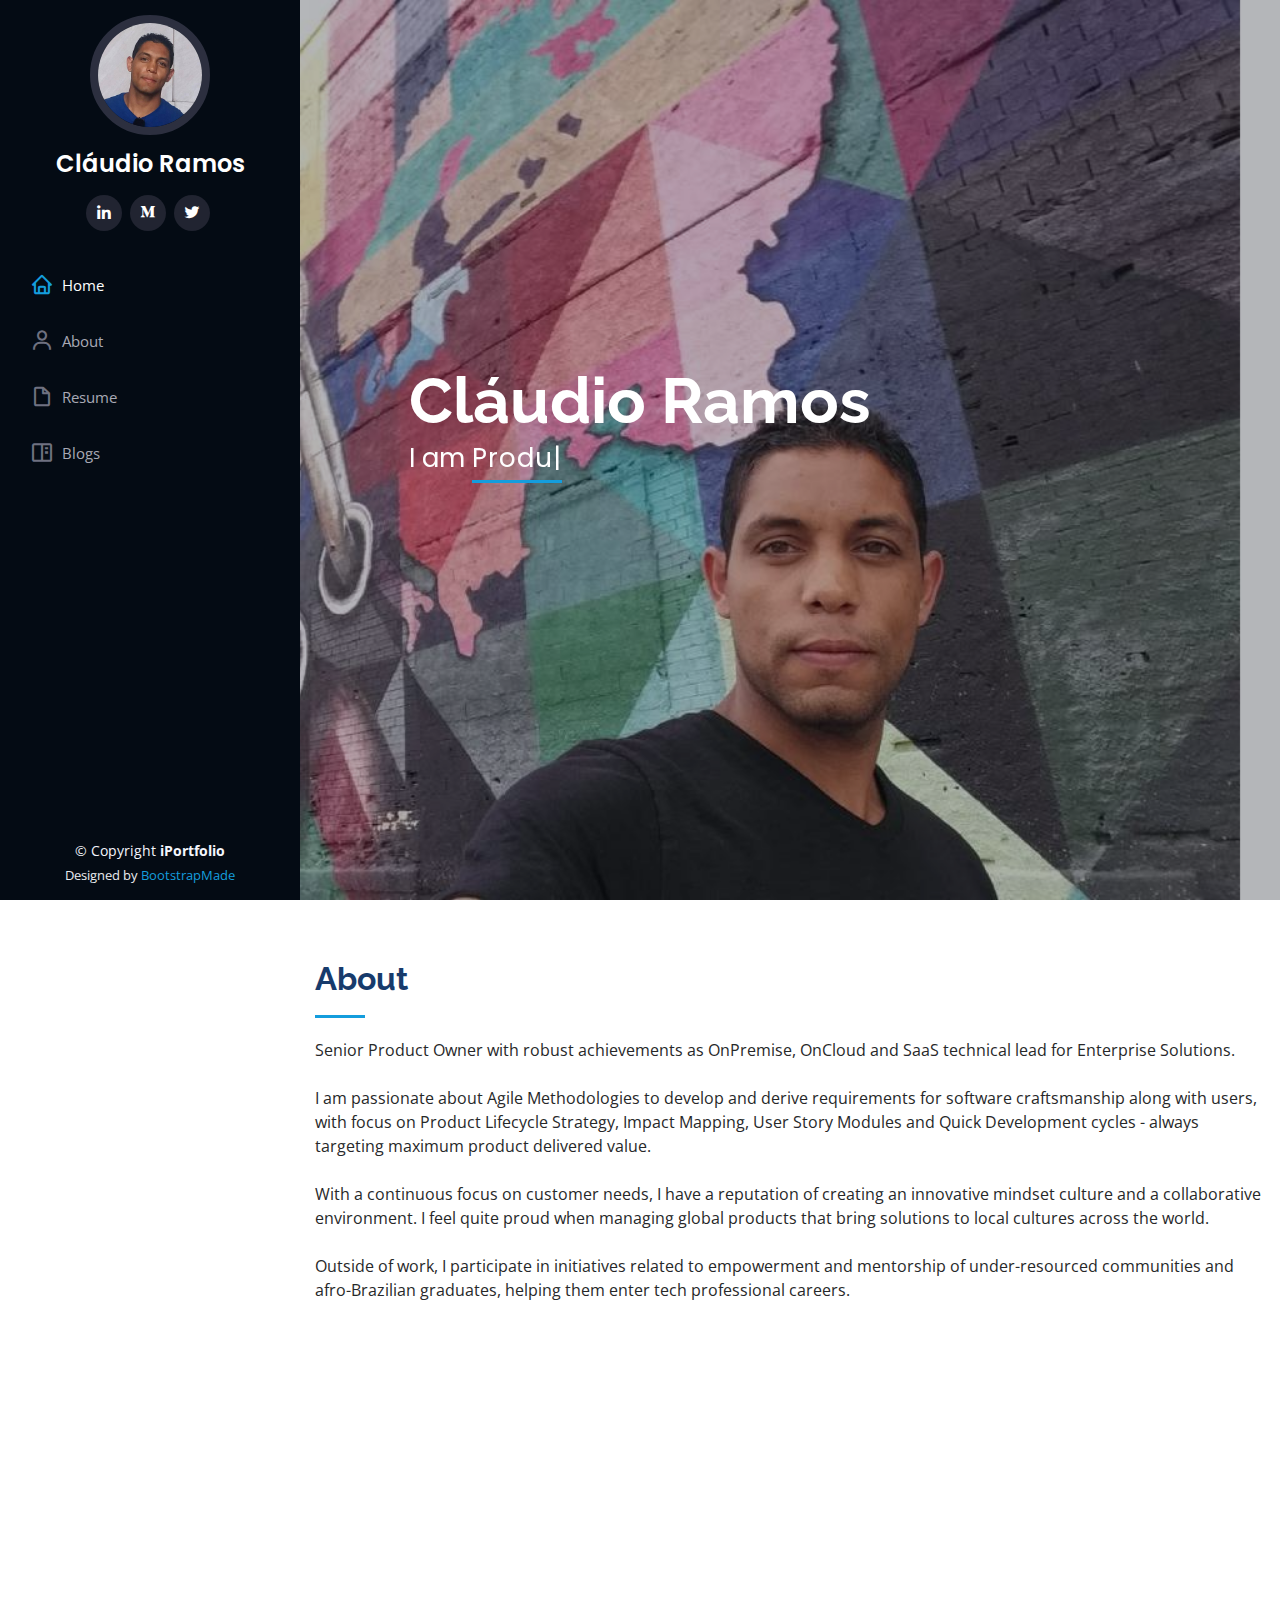
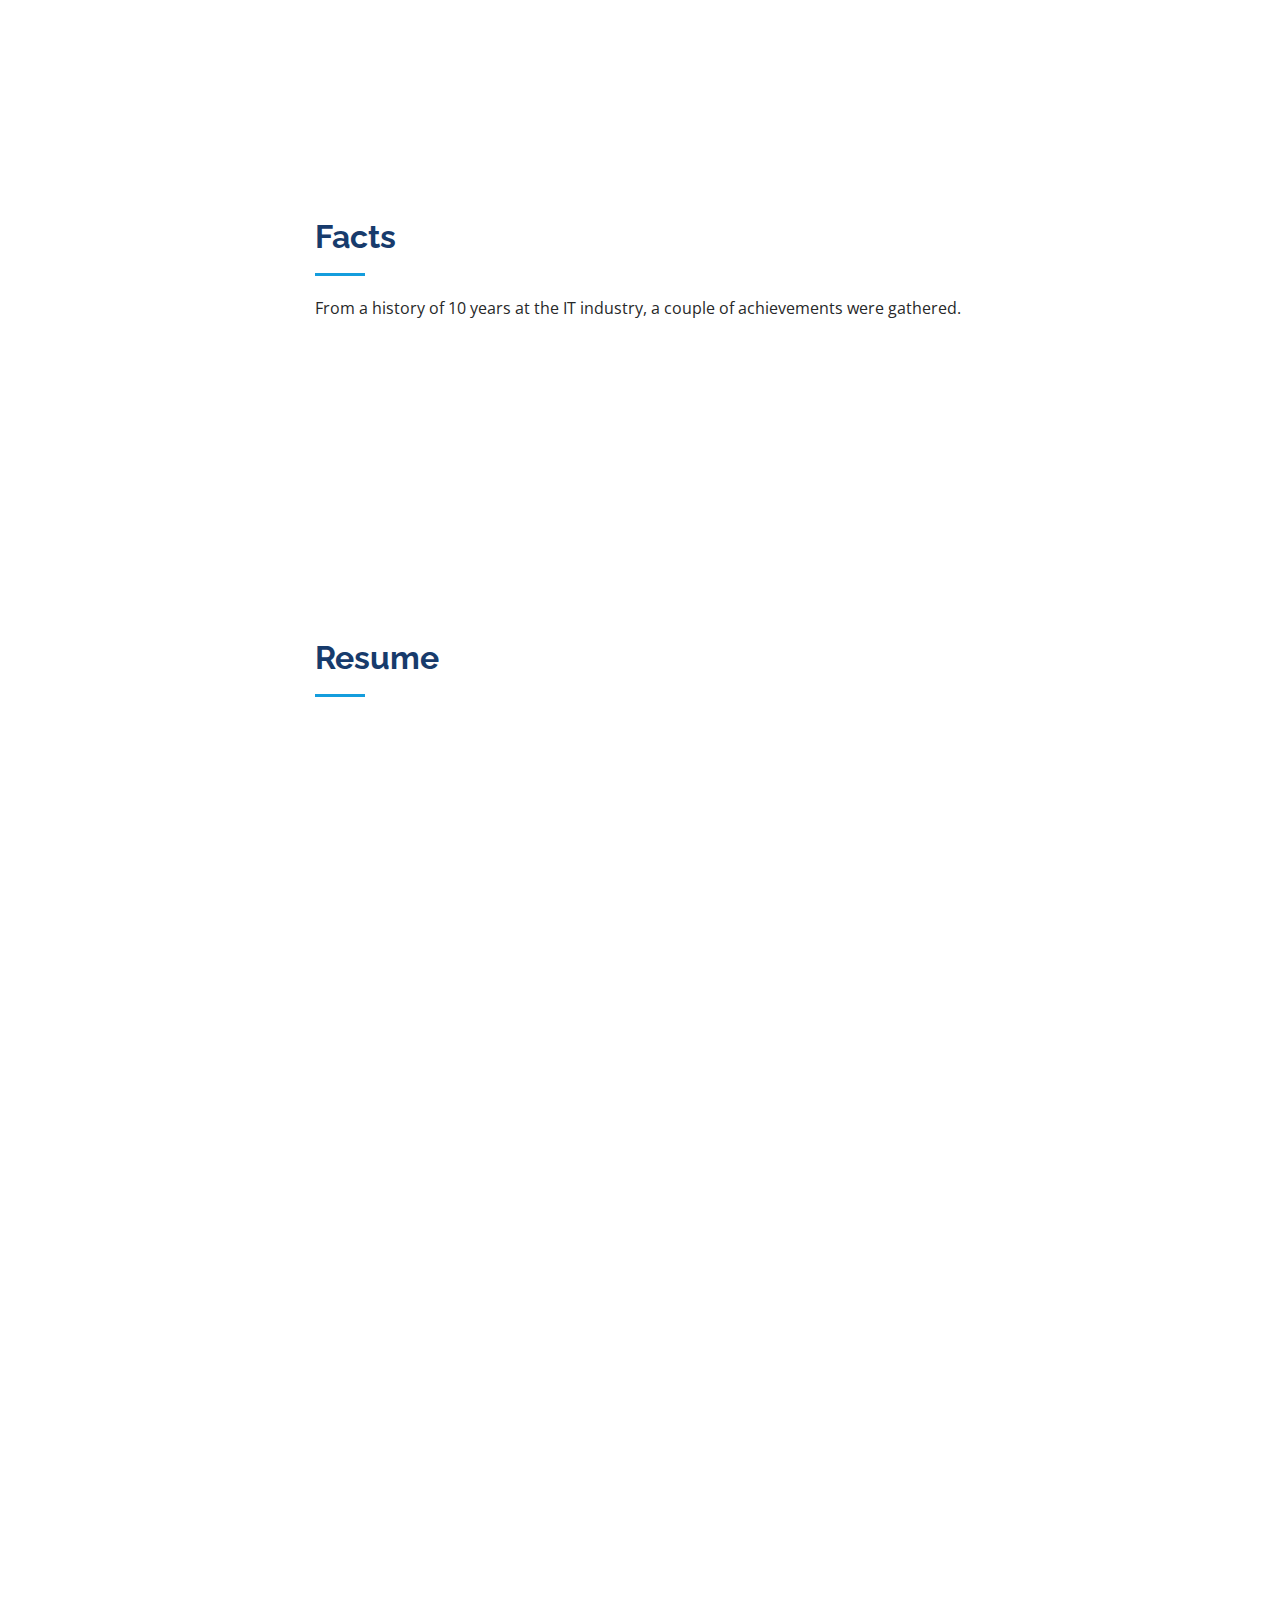
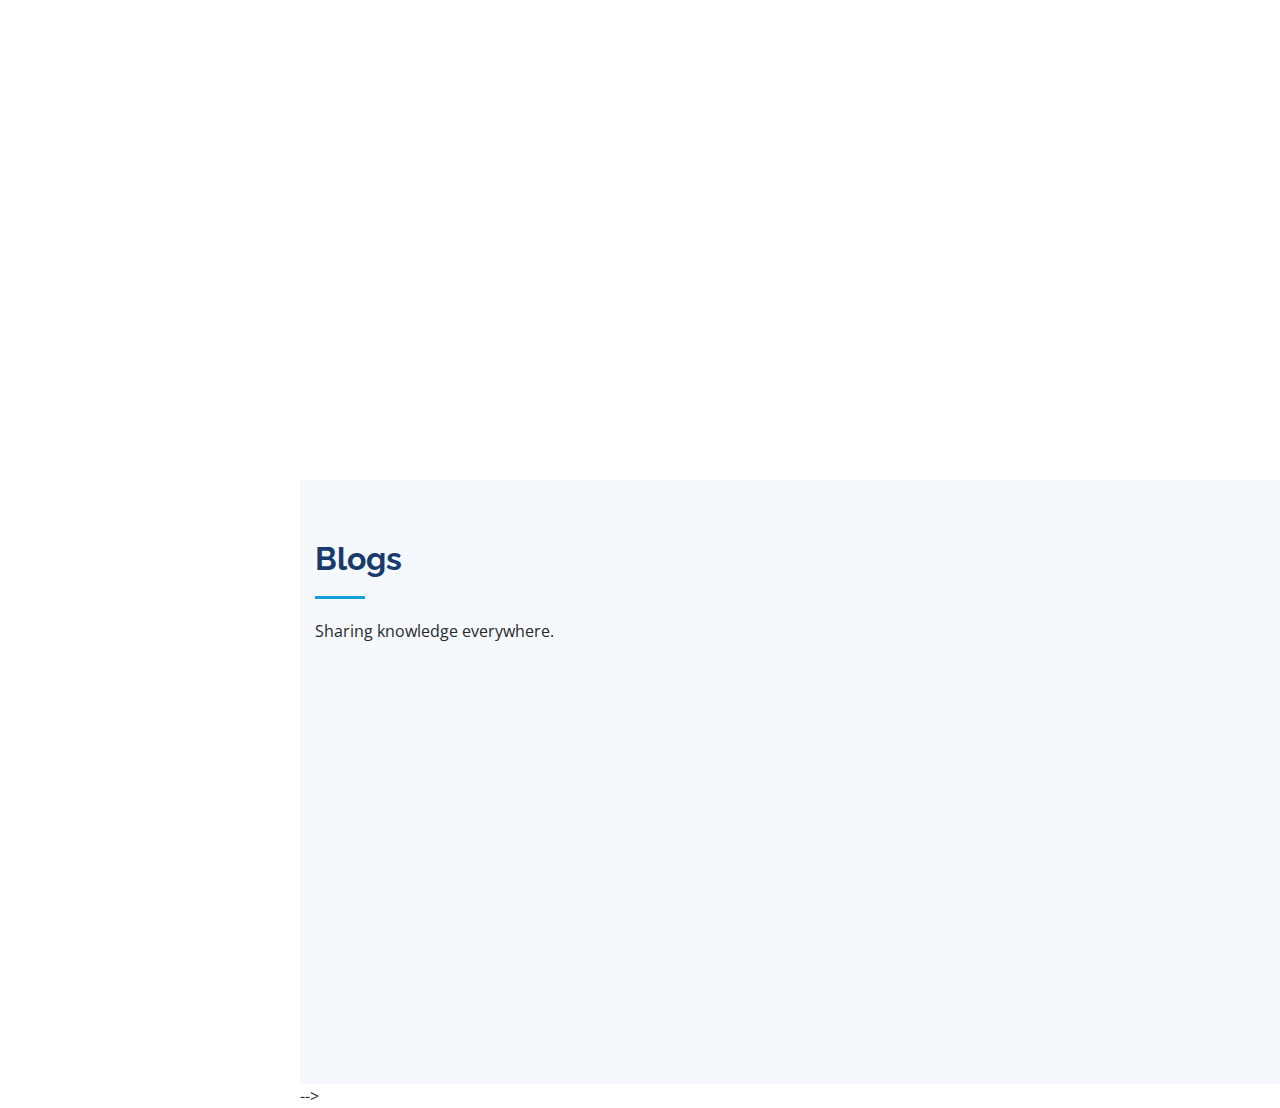
<file: index.html>
<!DOCTYPE html>
<html lang="en">

<head>
  <meta charset="utf-8">
  <meta content="width=device-width, initial-scale=1.0" name="viewport">

  <title>Cláudio Ramos - Profile</title>
  <meta content="" name="description">
  <meta content="" name="keywords">

  <!-- Favicons -->
  <link href="assets/img/favicon.png" rel="icon">
  <link href="assets/img/apple-touch-icon.png" rel="apple-touch-icon">

  <!-- Google Fonts -->
  <link href="https://fonts.googleapis.com/css?family=Open+Sans:300,300i,400,400i,600,600i,700,700i|Raleway:300,300i,400,400i,500,500i,600,600i,700,700i|Poppins:300,300i,400,400i,500,500i,600,600i,700,700i" rel="stylesheet">

  <!-- Vendor CSS Files -->
  <link href="assets/vendor/bootstrap/css/bootstrap.min.css" rel="stylesheet">
  <link href="assets/vendor/icofont/icofont.min.css" rel="stylesheet">
  <link href="assets/vendor/boxicons/css/boxicons.min.css" rel="stylesheet">
  <link href="assets/vendor/venobox/venobox.css" rel="stylesheet">
  <link href="assets/vendor/owl.carousel/assets/owl.carousel.min.css" rel="stylesheet">
  <link href="assets/vendor/aos/aos.css" rel="stylesheet">

  <!-- Template Main CSS File -->
  <link href="assets/css/style.css" rel="stylesheet">

  <!-- =======================================================
  * Template Name: iPortfolio - v1.4.1
  * Template URL: https://bootstrapmade.com/iportfolio-bootstrap-portfolio-websites-template/
  * Author: BootstrapMade.com
  * License: https://bootstrapmade.com/license/
  ======================================================== -->
</head>

<body>

  <!-- ======= Mobile nav toggle button ======= -->
  <button type="button" class="mobile-nav-toggle d-xl-none"><i class="icofont-navigation-menu"></i></button>

  <!-- ======= Header ======= -->
  <header id="header">
    <div class="d-flex flex-column">

      <div class="profile">
        <img src="assets/img/profile-img.jpg" alt="" class="img-fluid rounded-circle">
        <h1 class="text-light"><a href="index.html">Cláudio Ramos</a></h1>
        <div class="social-links mt-3 text-center">
          <a href="https://www.linkedin.com/in/claudio-ramos/" class="linkedin"><i class="bx bxl-linkedin"></i></a>          
          <a href="https://claudiovtramos.medium.com/" class="medium"><i class="bx bxl-medium"></i></a>
          <a href="https://twitter.com/ClaudioVTRamos" class="twitter"><i class="bx bxl-twitter"></i></a>
        </div>
      </div>

      <nav class="nav-menu">
        <ul>
          <li class="active"><a href="index.html"><i class="bx bx-home"></i> <span>Home</span></a></li>
          <li><a href="#about"><i class="bx bx-user"></i> <span>About</span></a></li>
          <li><a href="#resume"><i class="bx bx-file-blank"></i> <span>Resume</span></a></li>
          <li><a href="#portfolio"><i class="bx bx-book-content"></i> Blogs</a></li>
          <!-- <li><a href="#services"><i class="bx bx-server"></i> Blogs</a></li> -->
          <!-- <li><a href="#contact"><i class="bx bx-envelope"></i> Contact</a></li> -->

        </ul>
      </nav><!-- .nav-menu -->
      <button type="button" class="mobile-nav-toggle d-xl-none"><i class="icofont-navigation-menu"></i></button>

    </div>
  </header><!-- End Header -->

  <!-- ======= Hero Section ======= -->
  <section id="hero" class="d-flex flex-column justify-content-center align-items-center">
    <div class="hero-container" data-aos="fade-in">
      <h1>Cláudio Ramos</h1>
      <p>I am <span class="typed" data-typed-items="Product Owner, Developer, Agile Practitioner"></span></p>
    </div>
  </section><!-- End Hero -->

  <main id="main">

    <!-- ======= About Section ======= -->
    <section id="about" class="about">
      <div class="container">

        <div class="section-title">
          <h2>About</h2>
          <p>Senior Product Owner with robust achievements as OnPremise, OnCloud and SaaS technical lead for Enterprise Solutions.

            <br><br>I am passionate about Agile Methodologies to develop and derive requirements for software craftsmanship along with users, with focus on Product Lifecycle Strategy, Impact Mapping, User Story Modules and Quick Development cycles - always targeting maximum product delivered value.
            
            <br><br>With a continuous focus on customer needs, I have a reputation of creating an innovative mindset culture and a collaborative environment. I feel quite proud when managing global products that bring solutions to local cultures across the world.
          <br><br>Outside of work, I participate in initiatives related to empowerment and mentorship of under-resourced communities and afro-Brazilian graduates, helping them enter tech professional careers. 
          
          </p>
        </div>

        <div class="row">
          <div class="col-lg-4" data-aos="fade-right">
            <img src="assets/img/profile-img.jpg" class="img-fluid" alt="">
          </div>
          <div class="col-lg-8 pt-4 pt-lg-0 content" data-aos="fade-left">
            <h3>Senior Product Owner.</h3>
            <p class="font-italic">
              Senior Product Owner @ SAP, responsible to execute the product vision and communicating it to stakeholders and development teams.
            </p>
            <div class="row">
              <div class="col-lg-6">
                <ul>
                  <li><i class="icofont-rounded-right"></i> <strong>Birthday:</strong> 1 May 1984</li>
                  <!-- <li><i class="icofont-rounded-right"></i> <strong>Website:</strong> www.coming.com</li> -->
                  <li><i class="icofont-rounded-right"></i> <strong>Phone:</strong> +55 51 9 9193 5817</li>
                  <li><i class="icofont-rounded-right"></i> <strong>City:</strong> São Leopoldo, BR</li>
                </ul>
              </div>
              <div class="col-lg-6">
                <ul>
                  <li><i class="icofont-rounded-right"></i> <strong>Age:</strong> 36</li>
                  <li><i class="icofont-rounded-right"></i> <strong>Degree:</strong> Graduate</li>
                  <li><i class="icofont-rounded-right"></i> <strong>Email:</strong> claudiovtramos@gmail.com</li>        
                </ul>
              </div>
            </div>
            <p>
              Focused on software delivery / product management, overall development team alignment, backlog prioritization and customer requisites translation into software requirements.
              <br><br>Constant usage of tools like User Story Mapping, Impact Mapping and User Interviews.
            </p>
          </div>
        </div>

      </div>
    </section><!-- End About Section -->

    <!-- ======= Facts Section ======= -->
    <section id="facts" class="facts">
      <div class="container">

        <div class="section-title">
          <h2>Facts</h2>
          <p>From a history of 10 years at the IT industry, a couple of achievements were gathered.</p>
        </div>

        <div class="row no-gutters">

          <div class="col-lg-3 col-md-6 d-md-flex align-items-md-stretch" data-aos="fade-up">
            <div class="count-box">
              <i class="icofont-simple-smile"></i>
              <span data-toggle="counter-up">4</span>
              <p><strong>Micro Services</strong> deployed and maintained</p>
            </div>
          </div>

          <div class="col-lg-3 col-md-6 d-md-flex align-items-md-stretch" data-aos="fade-up" data-aos-delay="100">
            <div class="count-box">
              <i class="icofont-document-folder"></i>
              <span data-toggle="counter-up">3</span>
              <p><strong>Lines of Business</strong> expertise [Human Capital, Banking and Taxes]</p>
            </div>
          </div>

          <div class="col-lg-3 col-md-6 d-md-flex align-items-md-stretch" data-aos="fade-up" data-aos-delay="200">
            <div class="count-box">
              <i class="icofont-live-support"></i>
              <span data-toggle="counter-up">3</span>
              <p><strong>Certifications</strong> and licences</p>
            </div>
          </div>

          <div class="col-lg-3 col-md-6 d-md-flex align-items-md-stretch" data-aos="fade-up" data-aos-delay="300">
            <div class="count-box">
              <i class="icofont-users-alt-5"></i>
              <span data-toggle="counter-up">2</span>
              <p><strong>Open Source</strong> project contributions</p>
            </div>
          </div>

        </div>

      </div>
    </section><!-- End Facts Section -->

    <!-- ======= Skills Section ======= -->
    <!--<section id="skills" class="skills section-bg">
      <div class="container">

        <div class="section-title">
          <h2>Skills66</h2>
          <p>Ranging from software development to product management.</p>
        </div>

        <div class="row skills-content">

          <div class="col-lg-6" data-aos="fade-up">

            <div class="progress">
              <span class="skill">Software Requirement Analisys <i class="val">80%</i></span>
              <div class="progress-bar-wrap">
                <div class="progress-bar" role="progressbar" aria-valuenow="80" aria-valuemin="0" aria-valuemax="100"></div>
              </div>
            </div>

            <div class="progress">
              <span class="skill">Project Management <i class="val">70%</i></span>
              <div class="progress-bar-wrap">
                <div class="progress-bar" role="progressbar" aria-valuenow="70" aria-valuemin="0" aria-valuemax="100"></div>
              </div>
            </div>

            <div class="progress">
              <span class="skill">Blockchain / Hyperledger <i class="val">75%</i></span>
              <div class="progress-bar-wrap">
                <div class="progress-bar" role="progressbar" aria-valuenow="75" aria-valuemin="0" aria-valuemax="100"></div>
              </div>
            </div>

          </div>

          <div class="col-lg-6" data-aos="fade-up" data-aos-delay="100">

            <div class="progress">
              <span class="skill">User Story Mapping <i class="val">75%</i></span>
              <div class="progress-bar-wrap">
                <div class="progress-bar" role="progressbar" aria-valuenow="75" aria-valuemin="0" aria-valuemax="100"></div>
              </div>
            </div>

            <div class="progress">
              <span class="skill">Go Language <i class="val">50%</i></span>
              <div class="progress-bar-wrap">
                <div class="progress-bar" role="progressbar" aria-valuenow="50" aria-valuemin="0" aria-valuemax="100"></div>
              </div>
            </div>

            <div class="progress">
              <span class="skill">Dev Operations <i class="val">55%</i></span>
              <div class="progress-bar-wrap">
                <div class="progress-bar" role="progressbar" aria-valuenow="55" aria-valuemin="0" aria-valuemax="100"></div>
              </div>
            </div>

          </div>

        </div>

      </div>
    </section><!-- End Skills Section -->

    <!-- ======= Resume Section ======= -->
    <section id="resume" class="resume">
      <div class="container">

        <div class="section-title">
          <h2>Resume</h2>
          <!-- <p>Magnam dolores commodi suscipit. Necessitatibus eius consequatur ex aliquid fuga eum quidem. Sit sint consectetur velit. Quisquam quos quisquam cupiditate. Et nemo qui impedit suscipit alias ea. Quia fugiat sit in iste officiis commodi quidem hic quas.</p> -->
        </div>

        <div class="row">
          <div class="col-lg-6" data-aos="fade-up">
            <h3 class="resume-title">Summary</h3>
            <div class="resume-item pb-0">
              <h4>Cláudio Ramos</h4>
              <p><em>Senior Product Owner with robust achievements as OnPremise, OnCloud and SaaS technical lead for Enterprise Solutions.
                <br><br>With continuous focus on customer needs, I have a reputation of creating an innovative culture mindset and a collaborative environment.
              </em></p>
              <ul>
                <li>+55 51 9 9193-5817</li>
                <li>claudiovtramos@gmail.com</li>
              </ul>
            </div>

            <h3 class="resume-title">Education</h3>
            <div class="resume-item">
              <h4>Bachelor in Computer Science</h4>
              <h5>2006 - 2013</h5>
              <p><em>Universidade do Vale do Rio dos Sinos, São Leopoldo, RS</em></p>
              <p>Research and proof of concept work proposing Unit Test automation for ABAP language approved as final graduation paper</p>
            </div>
            <!-- <div class="resume-item">
              <h4>Bachelor of Fine Arts &amp; Graphic Design</h4>
              <h5>2010 - 2014</h5>
              <p><em>Rochester Institute of Technology, Rochester, NY</em></p>
              <p>Quia nobis sequi est occaecati aut. Repudiandae et iusto quae reiciendis et quis Eius vel ratione eius unde vitae rerum voluptates asperiores voluptatem Earum molestiae consequatur neque etlon sader mart dila</p>
            </div> -->
          </div>
          <div class="col-lg-6" data-aos="fade-up" data-aos-delay="100">
            <h3 class="resume-title">Professional Experience</h3>
            <div class="resume-item">
              <h4>Product Owner for Tax Services localization</h4>
              <h5>2020 - Present</h5>
              <p><em>SAP Labs Latin America </em></p>
              <ul>
                <li>Remotely managed 4 new features delivered from prioritized 
                  backlog across several teams around the globe .</li>
                <li>Translated Product Management business requirements into 
                  product vision and engineering level user stories.</li>
                <li>Worked together with higher level stakeholders during critical 
                  decision-taking scenarios based on ROI trade-off analysis. </li> 
                  <li>Introduced 3 Agile customer-facing requirement analysis tools 
                    [Story Points, User Story Mapping, Impact Mapping], with 
                    impressive results related to delivery, including pioneering the move 
                    to bi-weekly deployment to customers . </li>                
              </ul>
            </div>

            <div class="resume-item">
              <h4>Product Owner for Human Capital Management localization</h4>
              <h5>2010 - 2013</h5>
              <p><em>SAP Labs Latin America </em></p>
              <ul>
                <li>Led re-structure of Mexican payroll report, working closely to 
                  customers shaping the final solution.</li>
                <li>Managed Human Resource applications for 5 Latin American 
                  countries, with constant user demand for legal compliance - almost 2 
                  complex legal based deliveries per country per month.</li>
              </ul>
            </div>

            <div class="resume-item">
              <h4>Development Architect</h4>
              <h5>2014 - 2020</h5>
              <p><em>SAP Labs Latin America </em></p>
              <ul>
                <li>Delivered customizable integration module for Tax Service and S/4, allowing flexibility for customer implementations</li>
                <li>Designed new data model for taxes, reducing the time needed to classify tax operations and avoiding human tax code definition errors.</li>
                <li>Deployed brand new Lines of Credit product for Canadian market</li>
              </ul>
            </div>
          </div>
        </div>

      </div>
    </section><!-- End Resume Section -->

    <!-- ======= Portfolio Section ======= -->
    <section id="portfolio" class="portfolio section-bg">
      <div class="container">

        <div class="section-title">
          <h2>Blogs</h2>
          <p>Sharing knowledge everywhere.</p>
        </div>

        <div class="row" data-aos="fade-up">
          <div class="col-lg-12 d-flex justify-content-center">
            <ul id="portfolio-flters">
              <li data-filter="*" class="filter-active">All</li>
              <li data-filter=".filter-app">Requirement Engineering</li>
              <!-- <li data-filter=".filter-app">PO &amp; Micro-Services</li>
              <li data-filter=".filter-card">Hyperledger Content</li> -->
            </ul>
          </div>
        </div>

        <div class="row portfolio-container" data-aos="fade-up" data-aos-delay="100">

          <div class="col-lg-4 col-md-6 portfolio-item filter-app">
            <div class="portfolio-wrap">
              <div><b>Startup-like Requirement Analysis in Big IT Companies - Part 1</b></div>
              <img src="assets/img/postits.jpg" class="img-fluid" alt="">
              <div class="portfolio-links">
                <!-- <a href="assets/img/postits.jpg" data-gall="portfolioGallery" class="venobox" title="Post"><i class="bx bx-plus"></i></a> -->
                <a href="https://www.linkedin.com/pulse/applying-startup-like-requirement-analysis-big-companies-ramos/?trackingId=vl18cZyKT6W%2F%2FY1kS3hg%2Bg%3D%3D" title="Post"><i class="bx bx-link"></i></a>
              </div>
            </div>
          </div>

          <!-- <div class="col-lg-4 col-md-6 portfolio-item filter-web">
            <div class="portfolio-wrap">
              <img src="assets/img/portfolio/portfolio-2.jpg" class="img-fluid" alt="">
              <div class="portfolio-links">
                <a href="assets/img/portfolio/portfolio-2.jpg" data-gall="portfolioGallery" class="venobox" title="Web 3"><i class="bx bx-plus"></i></a>
                <a href="portfolio-details.html" title="More Details"><i class="bx bx-link"></i></a>
              </div>
            </div>
          </div>

          <div class="col-lg-4 col-md-6 portfolio-item filter-app">
            <div class="portfolio-wrap">
              <img src="assets/img/portfolio/portfolio-3.jpg" class="img-fluid" alt="">
              <div class="portfolio-links">
                <a href="assets/img/portfolio/portfolio-3.jpg" data-gall="portfolioGallery" class="venobox" title="App 2"><i class="bx bx-plus"></i></a>
                <a href="portfolio-details.html" title="More Details"><i class="bx bx-link"></i></a>
              </div>
            </div>
          </div>

          <div class="col-lg-4 col-md-6 portfolio-item filter-card">
            <div class="portfolio-wrap">
              <img src="assets/img/portfolio/portfolio-4.jpg" class="img-fluid" alt="">
              <div class="portfolio-links">
                <a href="assets/img/portfolio/portfolio-4.jpg" data-gall="portfolioGallery" class="venobox" title="Card 2"><i class="bx bx-plus"></i></a>
                <a href="portfolio-details.html" title="More Details"><i class="bx bx-link"></i></a>
              </div>
            </div>
          </div>

          <div class="col-lg-4 col-md-6 portfolio-item filter-web">
            <div class="portfolio-wrap">
              <img src="assets/img/portfolio/portfolio-5.jpg" class="img-fluid" alt="">
              <div class="portfolio-links">
                <a href="assets/img/portfolio/portfolio-5.jpg" data-gall="portfolioGallery" class="venobox" title="Web 2"><i class="bx bx-plus"></i></a>
                <a href="portfolio-details.html" title="More Details"><i class="bx bx-link"></i></a>
              </div>
            </div>
          </div>

          <div class="col-lg-4 col-md-6 portfolio-item filter-app">
            <div class="portfolio-wrap">
              <img src="assets/img/portfolio/portfolio-6.jpg" class="img-fluid" alt="">
              <div class="portfolio-links">
                <a href="assets/img/portfolio/portfolio-6.jpg" data-gall="portfolioGallery" class="venobox" title="App 3"><i class="bx bx-plus"></i></a>
                <a href="portfolio-details.html" title="More Details"><i class="bx bx-link"></i></a>
              </div>
            </div>
          </div>

          <div class="col-lg-4 col-md-6 portfolio-item filter-card">
            <div class="portfolio-wrap">
              <img src="assets/img/portfolio/portfolio-7.jpg" class="img-fluid" alt="">
              <div class="portfolio-links">
                <a href="assets/img/portfolio/portfolio-7.jpg" data-gall="portfolioGallery" class="venobox" title="Card 1"><i class="bx bx-plus"></i></a>
                <a href="portfolio-details.html" title="More Details"><i class="bx bx-link"></i></a>
              </div>
            </div>
          </div>

          <div class="col-lg-4 col-md-6 portfolio-item filter-card">
            <div class="portfolio-wrap">
              <img src="assets/img/portfolio/portfolio-8.jpg" class="img-fluid" alt="">
              <div class="portfolio-links">
                <a href="assets/img/portfolio/portfolio-8.jpg" data-gall="portfolioGallery" class="venobox" title="Card 3"><i class="bx bx-plus"></i></a>
                <a href="portfolio-details.html" title="More Details"><i class="bx bx-link"></i></a>
              </div>
            </div>
          </div>

          <div class="col-lg-4 col-md-6 portfolio-item filter-web">
            <div class="portfolio-wrap">
              <img src="assets/img/portfolio/portfolio-9.jpg" class="img-fluid" alt="">
              <div class="portfolio-links">
                <a href="assets/img/portfolio/portfolio-9.jpg" data-gall="portfolioGallery" class="venobox" title="Web 3"><i class="bx bx-plus"></i></a>
                <a href="portfolio-details.html" title="More Details"><i class="bx bx-link"></i></a>
              </div>
            </div>
          </div> -->

        </div>

      </div>
    </section><!-- End Portfolio Section -->

    <!-- ======= Services Section ======= -->
    <!-- <section id="services" class="services">
      <div class="container">

        <div class="section-title">
          <h2>Blogs</h2>
          <p>Magnam dolores commodi suscipit. Necessitatibus eius consequatur ex aliquid fuga eum quidem. Sit sint consectetur velit. Quisquam quos quisquam cupiditate. Et nemo qui impedit suscipit alias ea. Quia fugiat sit in iste officiis commodi quidem hic quas.</p>
        </div>

        <div class="row">
          <div class="col-lg-4 col-md-6 icon-box" data-aos="fade-up">
            <div class="icon"><i class="icofont-computer"></i></div>
            <h4 class="title"><a href="">Lorem Ipsum</a></h4>
            <p class="description">Voluptatum deleniti atque corrupti quos dolores et quas molestias excepturi sint occaecati cupiditate non provident</p>
          </div>
          <div class="col-lg-4 col-md-6 icon-box" data-aos="fade-up" data-aos-delay="100">
            <div class="icon"><i class="icofont-chart-bar-graph"></i></div>
            <h4 class="title"><a href="">Dolor Sitema</a></h4>
            <p class="description">Minim veniam, quis nostrud exercitation ullamco laboris nisi ut aliquip ex ea commodo consequat tarad limino ata</p>
          </div>
          <div class="col-lg-4 col-md-6 icon-box" data-aos="fade-up" data-aos-delay="200">
            <div class="icon"><i class="icofont-earth"></i></div>
            <h4 class="title"><a href="">Sed ut perspiciatis</a></h4>
            <p class="description">Duis aute irure dolor in reprehenderit in voluptate velit esse cillum dolore eu fugiat nulla pariatur</p>
          </div>
          <div class="col-lg-4 col-md-6 icon-box" data-aos="fade-up" data-aos-delay="300">
            <div class="icon"><i class="icofont-image"></i></div>
            <h4 class="title"><a href="">Magni Dolores</a></h4>
            <p class="description">Excepteur sint occaecat cupidatat non proident, sunt in culpa qui officia deserunt mollit anim id est laborum</p>
          </div>
          <div class="col-lg-4 col-md-6 icon-box" data-aos="fade-up" data-aos-delay="400">
            <div class="icon"><i class="icofont-settings"></i></div>
            <h4 class="title"><a href="">Nemo Enim</a></h4>
            <p class="description">At vero eos et accusamus et iusto odio dignissimos ducimus qui blanditiis praesentium voluptatum deleniti atque</p>
          </div>
          <div class="col-lg-4 col-md-6 icon-box" data-aos="fade-up" data-aos-delay="500">
            <div class="icon"><i class="icofont-tasks-alt"></i></div>
            <h4 class="title"><a href="">Eiusmod Tempor</a></h4>
            <p class="description">Et harum quidem rerum facilis est et expedita distinctio. Nam libero tempore, cum soluta nobis est eligendi</p>
          </div>
        </div>

      </div> -->
    </section><!-- End Services Section -->

    <!-- ======= Testimonials Section ======= -->
    <!-- <section id="testimonials" class="testimonials section-bg">
      <div class="container">

        <div class="section-title">
          <h2>Testimonials</h2>
          <p>Magnam dolores commodi suscipit. Necessitatibus eius consequatur ex aliquid fuga eum quidem. Sit sint consectetur velit. Quisquam quos quisquam cupiditate. Et nemo qui impedit suscipit alias ea. Quia fugiat sit in iste officiis commodi quidem hic quas.</p>
        </div>

        <div class="owl-carousel testimonials-carousel">

          <div class="testimonial-item" data-aos="fade-up">
            <p>
              <i class="bx bxs-quote-alt-left quote-icon-left"></i>
              Proin iaculis purus consequat sem cure digni ssim donec porttitora entum suscipit rhoncus. Accusantium quam, ultricies eget id, aliquam eget nibh et. Maecen aliquam, risus at semper.
              <i class="bx bxs-quote-alt-right quote-icon-right"></i>
            </p>
            <img src="assets/img/testimonials/testimonials-1.jpg" class="testimonial-img" alt="">
            <h3>Saul Goodman</h3>
            <h4>Ceo &amp; Founder</h4>
          </div>

          <div class="testimonial-item" data-aos="fade-up" data-aos-delay="100">
            <p>
              <i class="bx bxs-quote-alt-left quote-icon-left"></i>
              Export tempor illum tamen malis malis eram quae irure esse labore quem cillum quid cillum eram malis quorum velit fore eram velit sunt aliqua noster fugiat irure amet legam anim culpa.
              <i class="bx bxs-quote-alt-right quote-icon-right"></i>
            </p>
            <img src="assets/img/testimonials/testimonials-2.jpg" class="testimonial-img" alt="">
            <h3>Sara Wilsson</h3>
            <h4>Designer</h4>
          </div>

          <div class="testimonial-item" data-aos="fade-up" data-aos-delay="200">
            <p>
              <i class="bx bxs-quote-alt-left quote-icon-left"></i>
              Enim nisi quem export duis labore cillum quae magna enim sint quorum nulla quem veniam duis minim tempor labore quem eram duis noster aute amet eram fore quis sint minim.
              <i class="bx bxs-quote-alt-right quote-icon-right"></i>
            </p>
            <img src="assets/img/testimonials/testimonials-3.jpg" class="testimonial-img" alt="">
            <h3>Jena Karlis</h3>
            <h4>Store Owner</h4>
          </div>

          <div class="testimonial-item" data-aos="fade-up" data-aos-delay="300">
            <p>
              <i class="bx bxs-quote-alt-left quote-icon-left"></i>
              Fugiat enim eram quae cillum dolore dolor amet nulla culpa multos export minim fugiat minim velit minim dolor enim duis veniam ipsum anim magna sunt elit fore quem dolore labore illum veniam.
              <i class="bx bxs-quote-alt-right quote-icon-right"></i>
            </p>
            <img src="assets/img/testimonials/testimonials-4.jpg" class="testimonial-img" alt="">
            <h3>Matt Brandon</h3>
            <h4>Freelancer</h4>
          </div>

          <div class="testimonial-item" data-aos="fade-up" data-aos-delay="400">
            <p>
              <i class="bx bxs-quote-alt-left quote-icon-left"></i>
              Quis quorum aliqua sint quem legam fore sunt eram irure aliqua veniam tempor noster veniam enim culpa labore duis sunt culpa nulla illum cillum fugiat legam esse veniam culpa fore nisi cillum quid.
              <i class="bx bxs-quote-alt-right quote-icon-right"></i>
            </p>
            <img src="assets/img/testimonials/testimonials-5.jpg" class="testimonial-img" alt="">
            <h3>John Larson</h3>
            <h4>Entrepreneur</h4>
          </div>

        </div>

      </div> -->
    </section><!-- End Testimonials Section -->

    <!-- ======= Contact Section ======= -->
    <!-- <section id="contact" class="contact">
      <div class="container">

        <div class="section-title">
          <h2>Contact</h2>
        </div>

        <div class="row" data-aos="fade-in">

          <div class="col-lg-5 d-flex align-items-stretch">
            <div class="info">
              <div class="address">
                <i class="icofont-google-map"></i>
                <h4>Location:</h4>
                <p>Av. Sap 188, São Leopoldo, São Leopoldo, RS 93022-718</p>
              </div>

              <div class="email">
                <i class="icofont-envelope"></i>
                <h4>Email:</h4>
                <p>claudio.ramos@sap.com claudiovtramos@gmail.com</p>
              </div>

              <div class="phone">
                <i class="icofont-phone"></i>
                <h4>Call:</h4>
                <p>+55 51 3081-1501 | +55 51 9 9193-5817</p>
              </div>

              <iframe src="https://www.google.com/maps/embed?pb=!1m18!1m12!1m3!1d3462.3464008254628!2d-51.150602785107985!3d-29.796535281973252!2m3!1f0!2f0!3f0!3m2!1i1024!2i768!4f13.1!3m3!1m2!1s0x951968e84328b36f%3A0x6d1a28249c1e1252!2sSAP%20Labs%20Latin%20America!5e0!3m2!1spt-BR!2sbr!4v1607452825356!5m2!1spt-BR!2sbr" frameborder="0" style="border:0; width: 100%; height: 290px;" allowfullscreen></iframe>
            </div>

          </div>

          <div class="col-lg-7 mt-5 mt-lg-0 d-flex align-items-stretch">
            <form action="forms/contact.php" method="post" role="form" class="php-email-form">
              <div class="form-row">
                <div class="form-group col-md-6">
                  <label for="name">Your Name</label>
                  <input type="text" name="name" class="form-control" id="name" data-rule="minlen:4" data-msg="Please enter at least 4 chars" />
                  <div class="validate"></div>
                </div>
                <div class="form-group col-md-6">
                  <label for="name">Your Email</label>
                  <input type="email" class="form-control" name="email" id="email" data-rule="email" data-msg="Please enter a valid email" />
                  <div class="validate"></div>
                </div>
              </div>
              <div class="form-group">
                <label for="name">Subject</label>
                <input type="text" class="form-control" name="subject" id="subject" data-rule="minlen:4" data-msg="Please enter at least 8 chars of subject" />
                <div class="validate"></div>
              </div>
              <div class="form-group">
                <label for="name">Message</label>
                <textarea class="form-control" name="message" rows="10" data-rule="required" data-msg="Please write something for us"></textarea>
                <div class="validate"></div>
              </div>
              <div class="mb-3">
                <div class="loading">Loading</div>
                <div class="error-message"></div>
                <div class="sent-message">Your message has been sent. Thank you!</div>
              </div>
              <div class="text-center"><button type="submit">Send Message</button></div>
            </form>
          </div>

        </div>

      </div>
    </section><!-- End Contact Section --> -->

  </main><!-- End #main -->

  <!-- ======= Footer ======= -->
  <footer id="footer">
    <div class="container">
      <div class="copyright">
        &copy; Copyright <strong><span>iPortfolio</span></strong>
      </div>
      <div class="credits">
        <!-- All the links in the footer should remain intact. -->
        <!-- You can delete the links only if you purchased the pro version. -->
        <!-- Licensing information: https://bootstrapmade.com/license/ -->
        <!-- Purchase the pro version with working PHP/AJAX contact form: https://bootstrapmade.com/iportfolio-bootstrap-portfolio-websites-template/ -->
        Designed by <a href="https://bootstrapmade.com/">BootstrapMade</a>
      </div>
    </div>
  </footer><!-- End  Footer -->

  <a href="#" class="back-to-top"><i class="icofont-simple-up"></i></a>

  <!-- Vendor JS Files -->
  <script src="assets/vendor/jquery/jquery.min.js"></script>
  <script src="assets/vendor/bootstrap/js/bootstrap.bundle.min.js"></script>
  <script src="assets/vendor/jquery.easing/jquery.easing.min.js"></script>
  <script src="assets/vendor/php-email-form/validate.js"></script>
  <script src="assets/vendor/waypoints/jquery.waypoints.min.js"></script>
  <script src="assets/vendor/counterup/counterup.min.js"></script>
  <script src="assets/vendor/isotope-layout/isotope.pkgd.min.js"></script>
  <script src="assets/vendor/venobox/venobox.min.js"></script>
  <script src="assets/vendor/owl.carousel/owl.carousel.min.js"></script>
  <script src="assets/vendor/typed.js/typed.min.js"></script>
  <script src="assets/vendor/aos/aos.js"></script>

  <!-- Template Main JS File -->
  <script src="assets/js/main.js"></script>

</body>

</html>
</file>
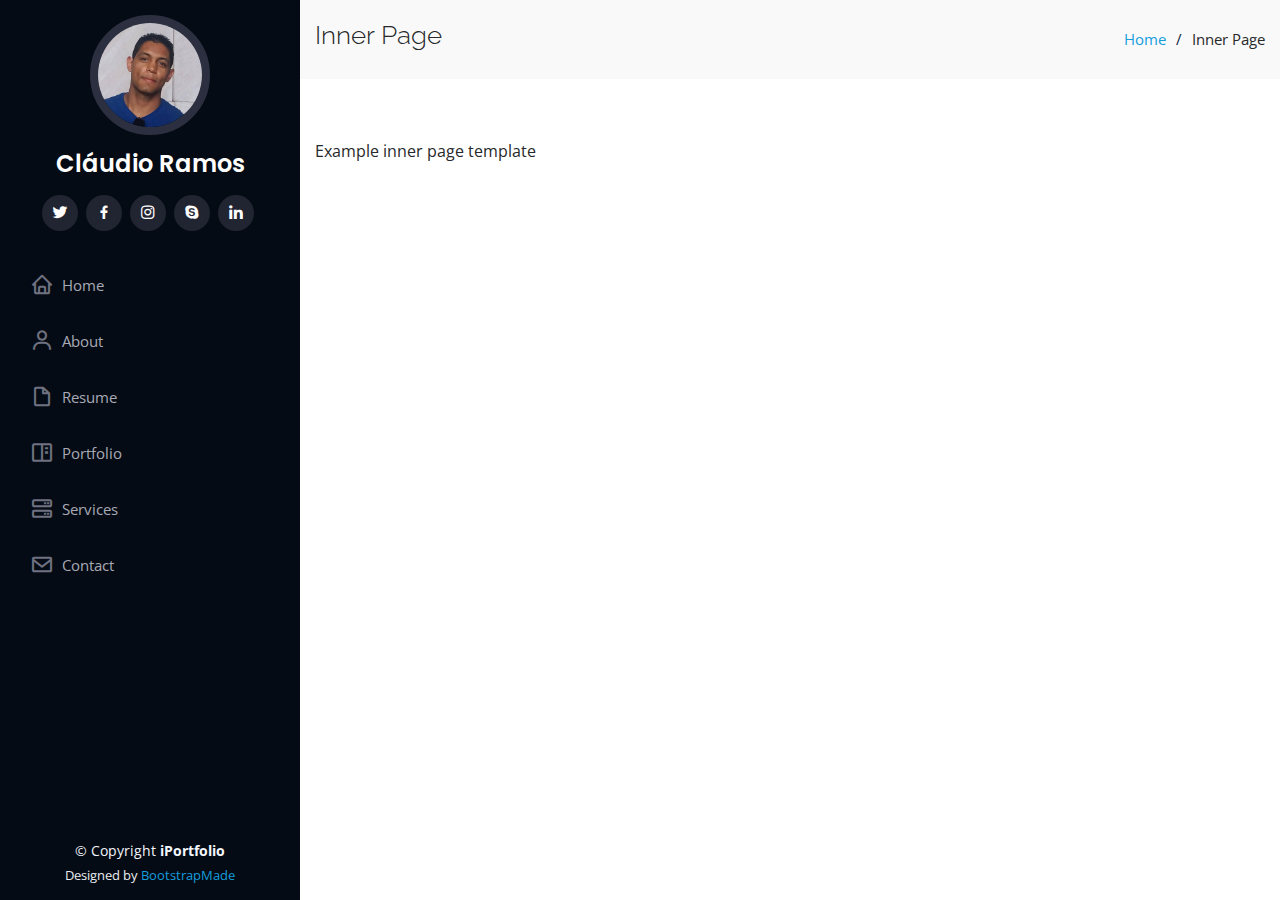
<file: inner-page.html>
<!DOCTYPE html>
<html lang="en">

<head>
  <meta charset="utf-8">
  <meta content="width=device-width, initial-scale=1.0" name="viewport">

  <title>Inner Page - iPortfolio Bootstrap Template</title>
  <meta content="" name="description">
  <meta content="" name="keywords">

  <!-- Favicons -->
  <link href="assets/img/favicon.png" rel="icon">
  <link href="assets/img/apple-touch-icon.png" rel="apple-touch-icon">

  <!-- Google Fonts -->
  <link href="https://fonts.googleapis.com/css?family=Open+Sans:300,300i,400,400i,600,600i,700,700i|Raleway:300,300i,400,400i,500,500i,600,600i,700,700i|Poppins:300,300i,400,400i,500,500i,600,600i,700,700i" rel="stylesheet">

  <!-- Vendor CSS Files -->
  <link href="assets/vendor/bootstrap/css/bootstrap.min.css" rel="stylesheet">
  <link href="assets/vendor/icofont/icofont.min.css" rel="stylesheet">
  <link href="assets/vendor/boxicons/css/boxicons.min.css" rel="stylesheet">
  <link href="assets/vendor/venobox/venobox.css" rel="stylesheet">
  <link href="assets/vendor/owl.carousel/assets/owl.carousel.min.css" rel="stylesheet">
  <link href="assets/vendor/aos/aos.css" rel="stylesheet">

  <!-- Template Main CSS File -->
  <link href="assets/css/style.css" rel="stylesheet">

  <!-- =======================================================
  * Template Name: iPortfolio - v1.4.1
  * Template URL: https://bootstrapmade.com/iportfolio-bootstrap-portfolio-websites-template/
  * Author: BootstrapMade.com
  * License: https://bootstrapmade.com/license/
  ======================================================== -->
</head>

<body>

  <!-- ======= Mobile nav toggle button ======= -->
  <button type="button" class="mobile-nav-toggle d-xl-none"><i class="icofont-navigation-menu"></i></button>

  <!-- ======= Header ======= -->
  <header id="header">
    <div class="d-flex flex-column">

      <div class="profile">
        <img src="assets/img/profile-img.jpg" alt="" class="img-fluid rounded-circle">
        <h1 class="text-light"><a href="index.html">Cláudio Ramos</a></h1>
        <div class="social-links mt-3 text-center">
          <a href="#" class="twitter"><i class="bx bxl-twitter"></i></a>
          <a href="#" class="facebook"><i class="bx bxl-facebook"></i></a>
          <a href="#" class="instagram"><i class="bx bxl-instagram"></i></a>
          <a href="#" class="google-plus"><i class="bx bxl-skype"></i></a>
          <a href="#" class="linkedin"><i class="bx bxl-linkedin"></i></a>
        </div>
      </div>

      <nav class="nav-menu">
        <ul>
          <li><a href="index.html"><i class="bx bx-home"></i> <span>Home</span></a></li>
          <li><a href="#about"><i class="bx bx-user"></i> <span>About</span></a></li>
          <li><a href="#resume"><i class="bx bx-file-blank"></i> <span>Resume</span></a></li>
          <li><a href="#portfolio"><i class="bx bx-book-content"></i> Portfolio</a></li>
          <li><a href="#services"><i class="bx bx-server"></i> Services</a></li>
          <li><a href="#contact"><i class="bx bx-envelope"></i> Contact</a></li>

        </ul>
      </nav><!-- .nav-menu -->
      <button type="button" class="mobile-nav-toggle d-xl-none"><i class="icofont-navigation-menu"></i></button>

    </div>
  </header><!-- End Header -->

  <main id="main">

    <!-- ======= Breadcrumbs ======= -->
    <section class="breadcrumbs">
      <div class="container">

        <div class="d-flex justify-content-between align-items-center">
          <h2>Inner Page</h2>
          <ol>
            <li><a href="index.html">Home</a></li>
            <li>Inner Page</li>
          </ol>
        </div>

      </div>
    </section><!-- End Breadcrumbs -->

    <section class="inner-page">
      <div class="container">
        <p>
          Example inner page template
        </p>
      </div>
    </section>

  </main><!-- End #main -->

  <!-- ======= Footer ======= -->
  <footer id="footer">
    <div class="container">
      <div class="copyright">
        &copy; Copyright <strong><span>iPortfolio</span></strong>
      </div>
      <div class="credits">
        <!-- All the links in the footer should remain intact. -->
        <!-- You can delete the links only if you purchased the pro version. -->
        <!-- Licensing information: https://bootstrapmade.com/license/ -->
        <!-- Purchase the pro version with working PHP/AJAX contact form: https://bootstrapmade.com/iportfolio-bootstrap-portfolio-websites-template/ -->
        Designed by <a href="https://bootstrapmade.com/">BootstrapMade</a>
      </div>
    </div>
  </footer><!-- End  Footer -->

  <a href="#" class="back-to-top"><i class="icofont-simple-up"></i></a>

  <!-- Vendor JS Files -->
  <script src="assets/vendor/jquery/jquery.min.js"></script>
  <script src="assets/vendor/bootstrap/js/bootstrap.bundle.min.js"></script>
  <script src="assets/vendor/jquery.easing/jquery.easing.min.js"></script>
  <script src="assets/vendor/php-email-form/validate.js"></script>
  <script src="assets/vendor/waypoints/jquery.waypoints.min.js"></script>
  <script src="assets/vendor/counterup/counterup.min.js"></script>
  <script src="assets/vendor/isotope-layout/isotope.pkgd.min.js"></script>
  <script src="assets/vendor/venobox/venobox.min.js"></script>
  <script src="assets/vendor/owl.carousel/owl.carousel.min.js"></script>
  <script src="assets/vendor/typed.js/typed.min.js"></script>
  <script src="assets/vendor/aos/aos.js"></script>

  <!-- Template Main JS File -->
  <script src="assets/js/main.js"></script>

</body>

</html>
</file>
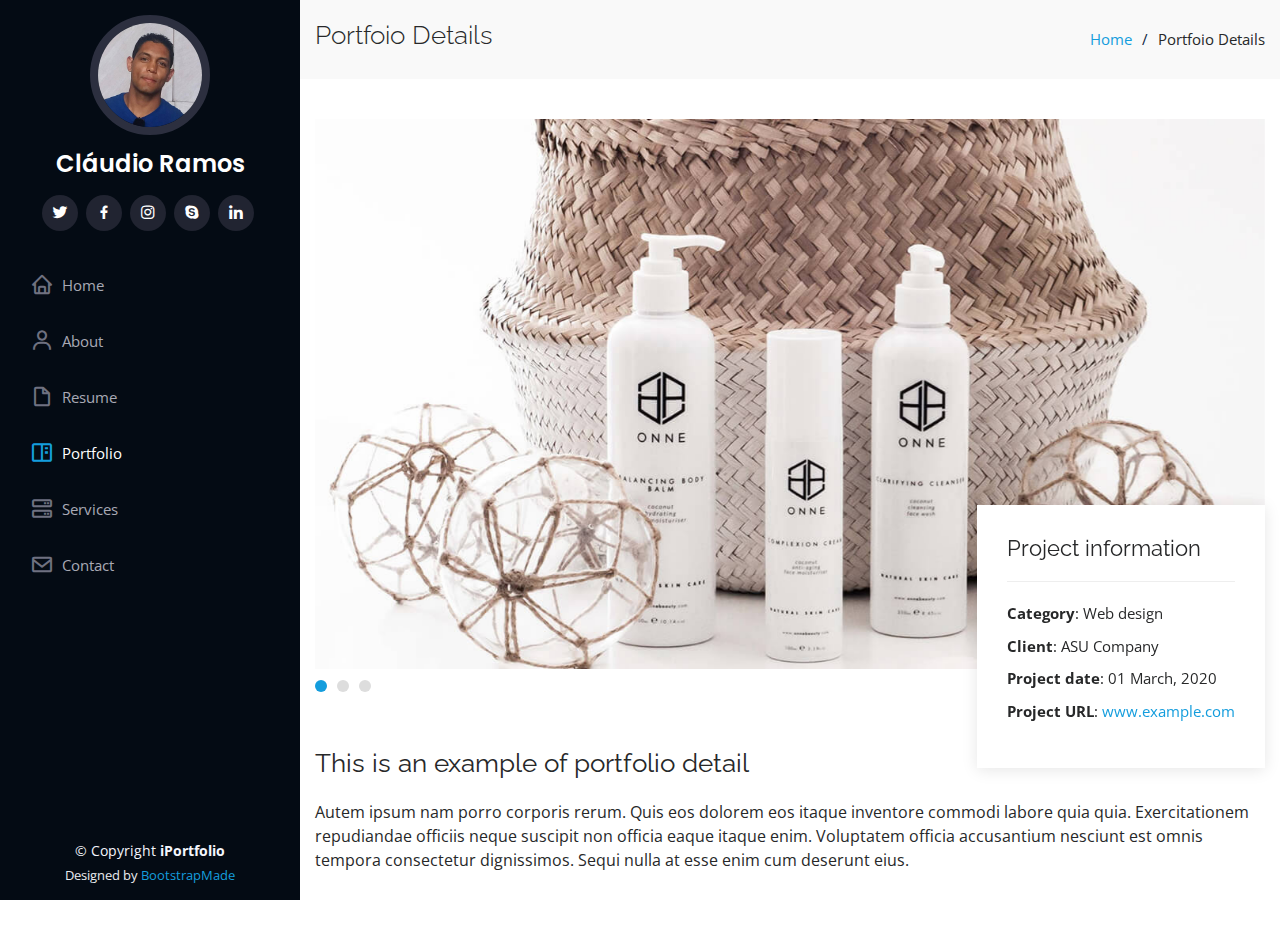
<file: portfolio-details.html>
<!DOCTYPE html>
<html lang="en">

<head>
  <meta charset="utf-8">
  <meta content="width=device-width, initial-scale=1.0" name="viewport">

  <title>Portfolio Details - iPortfolio Bootstrap Template</title>
  <meta content="" name="description">
  <meta content="" name="keywords">

  <!-- Favicons -->
  <link href="assets/img/favicon.png" rel="icon">
  <link href="assets/img/apple-touch-icon.png" rel="apple-touch-icon">

  <!-- Google Fonts -->
  <link href="https://fonts.googleapis.com/css?family=Open+Sans:300,300i,400,400i,600,600i,700,700i|Raleway:300,300i,400,400i,500,500i,600,600i,700,700i|Poppins:300,300i,400,400i,500,500i,600,600i,700,700i" rel="stylesheet">

  <!-- Vendor CSS Files -->
  <link href="assets/vendor/bootstrap/css/bootstrap.min.css" rel="stylesheet">
  <link href="assets/vendor/icofont/icofont.min.css" rel="stylesheet">
  <link href="assets/vendor/boxicons/css/boxicons.min.css" rel="stylesheet">
  <link href="assets/vendor/venobox/venobox.css" rel="stylesheet">
  <link href="assets/vendor/owl.carousel/assets/owl.carousel.min.css" rel="stylesheet">
  <link href="assets/vendor/aos/aos.css" rel="stylesheet">

  <!-- Template Main CSS File -->
  <link href="assets/css/style.css" rel="stylesheet">

  <!-- =======================================================
  * Template Name: iPortfolio - v1.4.1
  * Template URL: https://bootstrapmade.com/iportfolio-bootstrap-portfolio-websites-template/
  * Author: BootstrapMade.com
  * License: https://bootstrapmade.com/license/
  ======================================================== -->
</head>

<body>

  <!-- ======= Mobile nav toggle button ======= -->
  <button type="button" class="mobile-nav-toggle d-xl-none"><i class="icofont-navigation-menu"></i></button>

  <!-- ======= Header ======= -->
  <header id="header">
    <div class="d-flex flex-column">

      <div class="profile">
        <img src="assets/img/profile-img.jpg" alt="" class="img-fluid rounded-circle">
        <h1 class="text-light"><a href="index.html">Cláudio Ramos</a></h1>
        <div class="social-links mt-3 text-center">
          <a href="#" class="twitter"><i class="bx bxl-twitter"></i></a>
          <a href="#" class="facebook"><i class="bx bxl-facebook"></i></a>
          <a href="#" class="instagram"><i class="bx bxl-instagram"></i></a>
          <a href="#" class="google-plus"><i class="bx bxl-skype"></i></a>
          <a href="#" class="linkedin"><i class="bx bxl-linkedin"></i></a>
        </div>
      </div>

      <nav class="nav-menu">
        <ul>
          <li><a href="index.html"><i class="bx bx-home"></i> <span>Home</span></a></li>
          <li><a href="#about"><i class="bx bx-user"></i> <span>About</span></a></li>
          <li><a href="#resume"><i class="bx bx-file-blank"></i> <span>Resume</span></a></li>
          <li class="active"><a href="#portfolio"><i class="bx bx-book-content"></i> Portfolio</a></li>
          <li><a href="#services"><i class="bx bx-server"></i> Services</a></li>
          <li><a href="#contact"><i class="bx bx-envelope"></i> Contact</a></li>

        </ul>
      </nav><!-- .nav-menu -->
      <button type="button" class="mobile-nav-toggle d-xl-none"><i class="icofont-navigation-menu"></i></button>

    </div>
  </header><!-- End Header -->

  <main id="main">

    <!-- ======= Breadcrumbs ======= -->
    <section id="breadcrumbs" class="breadcrumbs">
      <div class="container">

        <div class="d-flex justify-content-between align-items-center">
          <h2>Portfoio Details</h2>
          <ol>
            <li><a href="index.html">Home</a></li>
            <li>Portfoio Details</li>
          </ol>
        </div>

      </div>
    </section><!-- End Breadcrumbs -->

    <!-- ======= Portfolio Details Section ======= -->
    <section id="portfolio-details" class="portfolio-details">
      <div class="container">

        <div class="portfolio-details-container">

          <div class="owl-carousel portfolio-details-carousel">
            <img src="assets/img/portfolio-details-1.jpg" class="img-fluid" alt="">
            <img src="assets/img/portfolio-details-2.jpg" class="img-fluid" alt="">
            <img src="assets/img/portfolio-details-3.jpg" class="img-fluid" alt="">
          </div>

          <div class="portfolio-info">
            <h3>Project information</h3>
            <ul>
              <li><strong>Category</strong>: Web design</li>
              <li><strong>Client</strong>: ASU Company</li>
              <li><strong>Project date</strong>: 01 March, 2020</li>
              <li><strong>Project URL</strong>: <a href="#">www.example.com</a></li>
            </ul>
          </div>

        </div>

        <div class="portfolio-description">
          <h2>This is an example of portfolio detail</h2>
          <p>
            Autem ipsum nam porro corporis rerum. Quis eos dolorem eos itaque inventore commodi labore quia quia. Exercitationem repudiandae officiis neque suscipit non officia eaque itaque enim. Voluptatem officia accusantium nesciunt est omnis tempora consectetur dignissimos. Sequi nulla at esse enim cum deserunt eius.
          </p>
        </div>

      </div>
    </section><!-- End Portfolio Details Section -->

  </main><!-- End #main -->

  <!-- ======= Footer ======= -->
  <footer id="footer">
    <div class="container">
      <div class="copyright">
        &copy; Copyright <strong><span>iPortfolio</span></strong>
      </div>
      <div class="credits">
        <!-- All the links in the footer should remain intact. -->
        <!-- You can delete the links only if you purchased the pro version. -->
        <!-- Licensing information: https://bootstrapmade.com/license/ -->
        <!-- Purchase the pro version with working PHP/AJAX contact form: https://bootstrapmade.com/iportfolio-bootstrap-portfolio-websites-template/ -->
        Designed by <a href="https://bootstrapmade.com/">BootstrapMade</a>
      </div>
    </div>
  </footer><!-- End  Footer -->

  <a href="#" class="back-to-top"><i class="icofont-simple-up"></i></a>

  <!-- Vendor JS Files -->
  <script src="assets/vendor/jquery/jquery.min.js"></script>
  <script src="assets/vendor/bootstrap/js/bootstrap.bundle.min.js"></script>
  <script src="assets/vendor/jquery.easing/jquery.easing.min.js"></script>
  <script src="assets/vendor/php-email-form/validate.js"></script>
  <script src="assets/vendor/waypoints/jquery.waypoints.min.js"></script>
  <script src="assets/vendor/counterup/counterup.min.js"></script>
  <script src="assets/vendor/isotope-layout/isotope.pkgd.min.js"></script>
  <script src="assets/vendor/venobox/venobox.min.js"></script>
  <script src="assets/vendor/owl.carousel/owl.carousel.min.js"></script>
  <script src="assets/vendor/typed.js/typed.min.js"></script>
  <script src="assets/vendor/aos/aos.js"></script>

  <!-- Template Main JS File -->
  <script src="assets/js/main.js"></script>

</body>

</html>
</file>
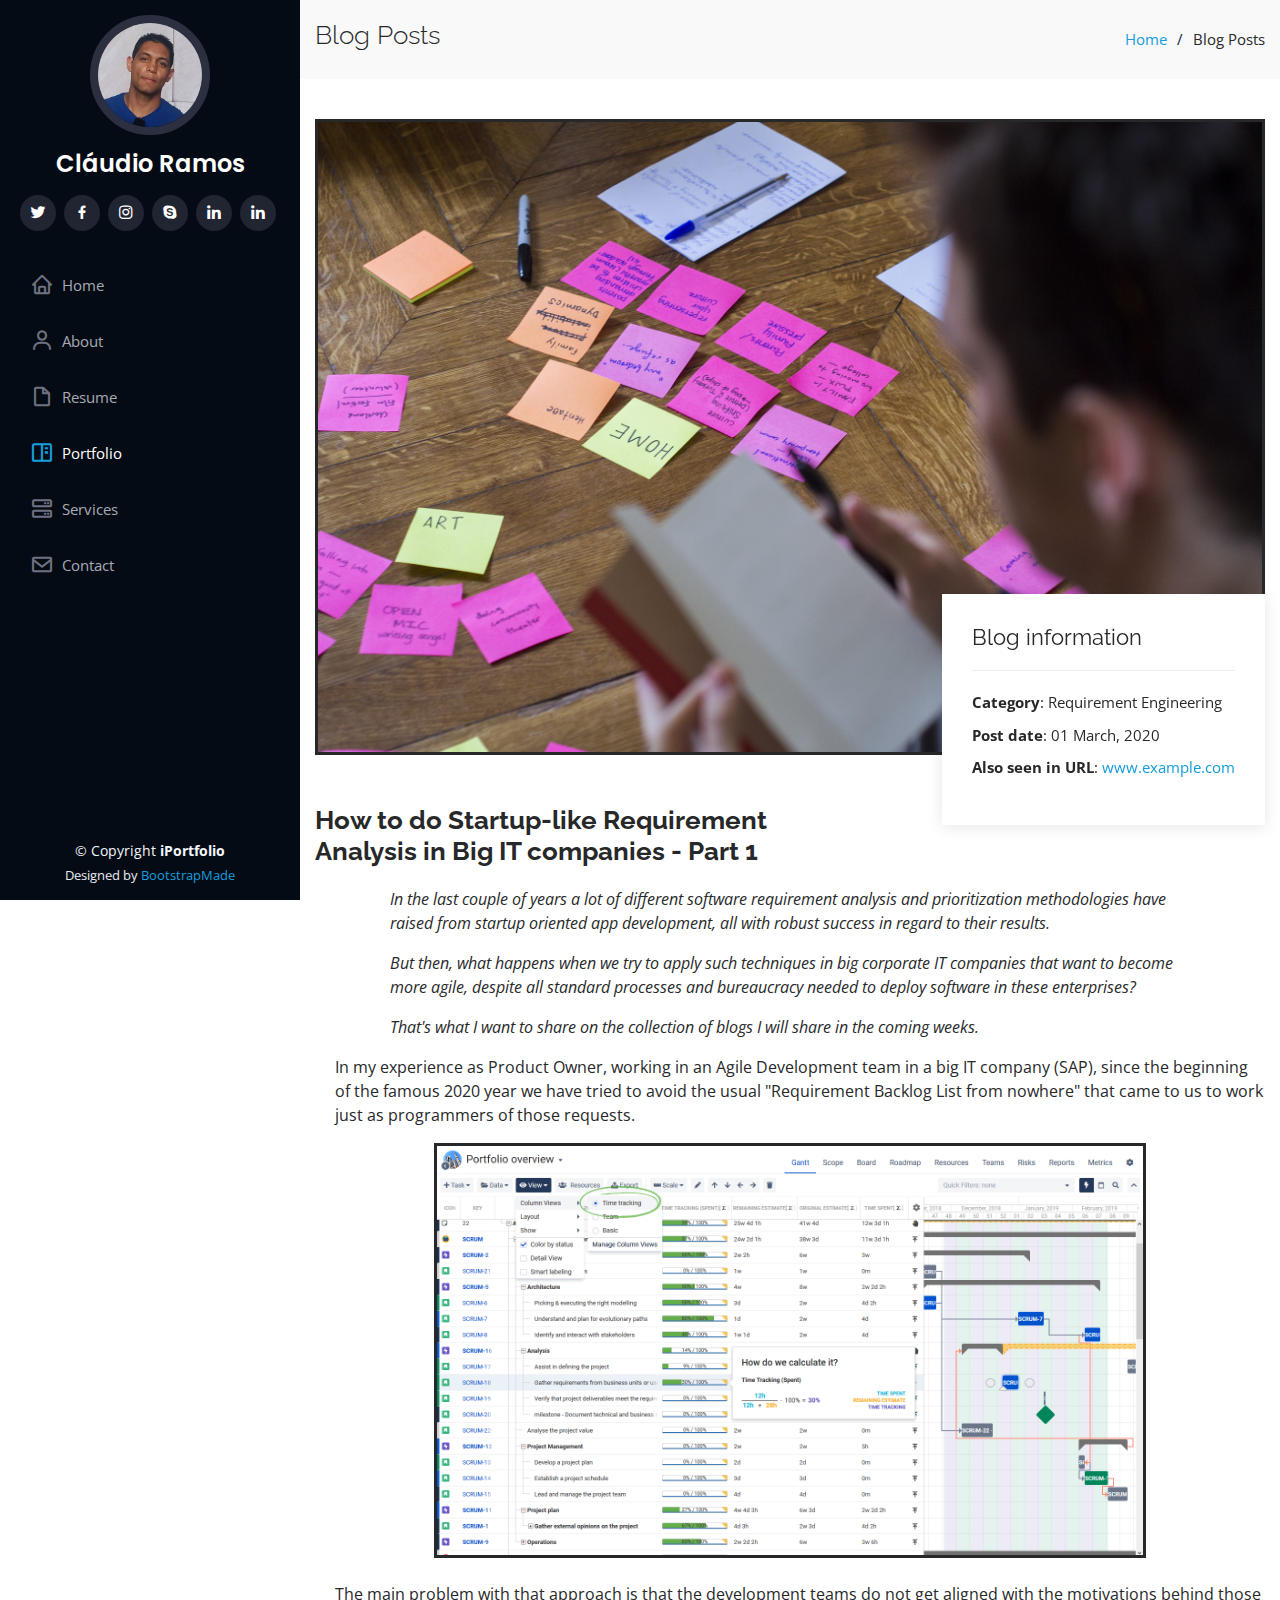
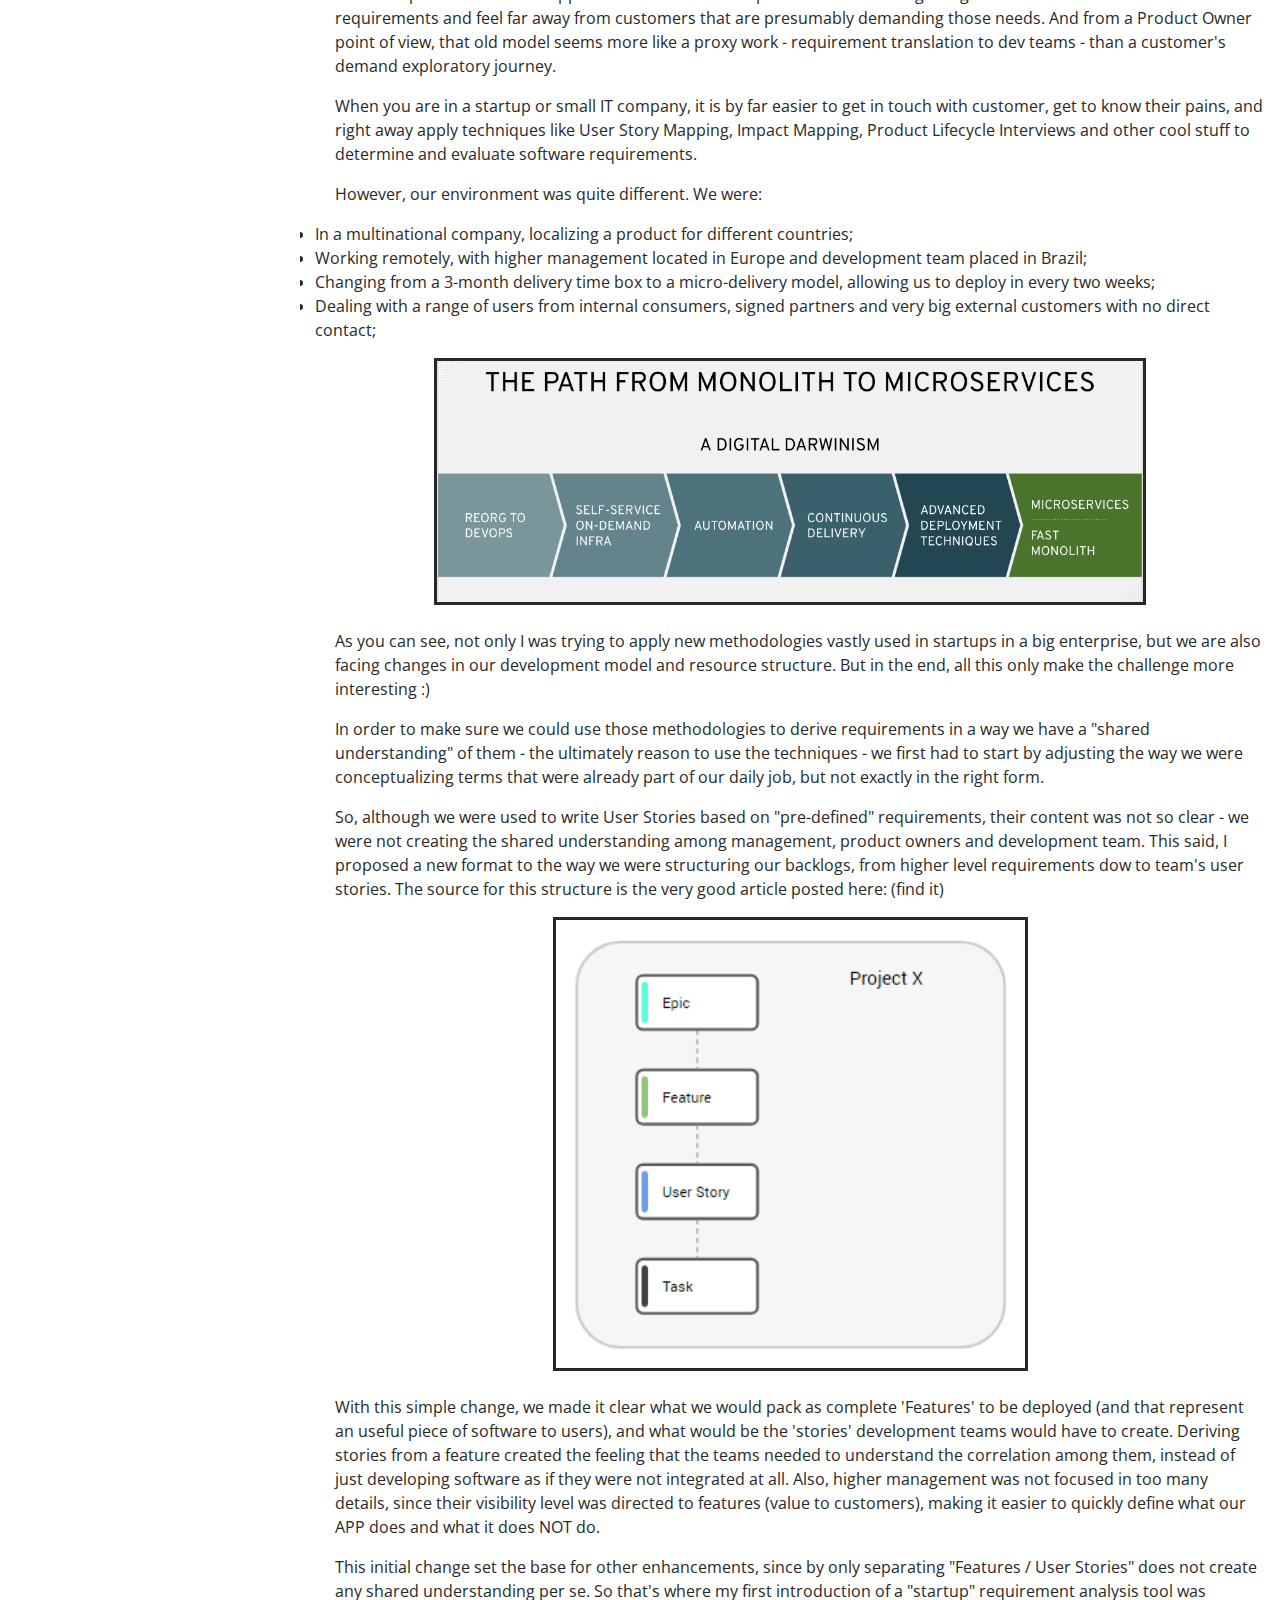
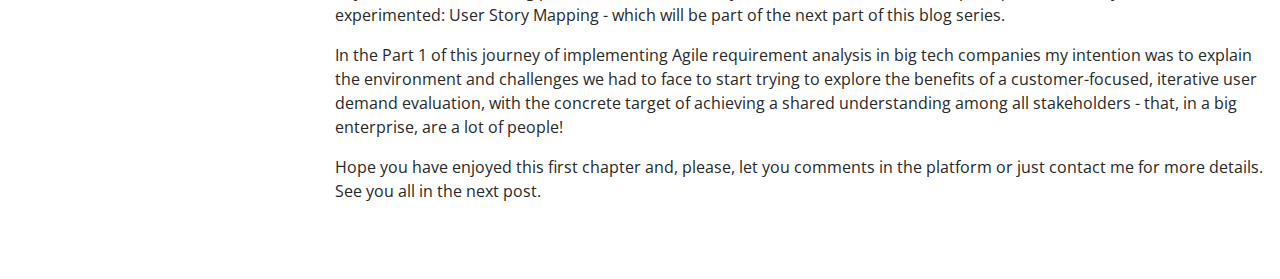
<file: req-eng-part1.html>
<!DOCTYPE html>
<html lang="en">

<head>
  <meta charset="utf-8">
  <meta content="width=device-width, initial-scale=1.0" name="viewport">

  <title>Portfolio Details - iPortfolio Bootstrap Template</title>
  <meta content="" name="description">
  <meta content="" name="keywords">

  <!-- Favicons -->
  <link href="assets/img/favicon.png" rel="icon">
  <link href="assets/img/apple-touch-icon.png" rel="apple-touch-icon">

  <!-- Google Fonts -->
  <link href="https://fonts.googleapis.com/css?family=Open+Sans:300,300i,400,400i,600,600i,700,700i|Raleway:300,300i,400,400i,500,500i,600,600i,700,700i|Poppins:300,300i,400,400i,500,500i,600,600i,700,700i" rel="stylesheet">

  <!-- Vendor CSS Files -->
  <link href="assets/vendor/bootstrap/css/bootstrap.min.css" rel="stylesheet">
  <link href="assets/vendor/icofont/icofont.min.css" rel="stylesheet">
  <link href="assets/vendor/boxicons/css/boxicons.min.css" rel="stylesheet">
  <link href="assets/vendor/venobox/venobox.css" rel="stylesheet">
  <link href="assets/vendor/owl.carousel/assets/owl.carousel.min.css" rel="stylesheet">
  <link href="assets/vendor/aos/aos.css" rel="stylesheet">

  <!-- Template Main CSS File -->
  <link href="assets/css/style.css" rel="stylesheet">

  <!-- =======================================================
  * Template Name: iPortfolio - v1.4.1
  * Template URL: https://bootstrapmade.com/iportfolio-bootstrap-portfolio-websites-template/
  * Author: BootstrapMade.com
  * License: https://bootstrapmade.com/license/
  ======================================================== -->
</head>

<body>

  <!-- ======= Mobile nav toggle button ======= -->
  <button type="button" class="mobile-nav-toggle d-xl-none"><i class="icofont-navigation-menu"></i></button>

  <!-- ======= Header ======= -->
  <header id="header">
    <div class="d-flex flex-column">

      <div class="profile">
        <img src="assets/img/profile-img.jpg" alt="" class="img-fluid rounded-circle">
        <h1 class="text-light"><a href="index.html">Cláudio Ramos</a></h1>
        <div class="social-links mt-3 text-center">
          <a href="https://twitter.com/ClaudioVTRamos" class="twitter"><i class="bx bxl-twitter"></i></a>
          <a href="#" class="facebook"><i class="bx bxl-facebook"></i></a>
          <a href="#" class="instagram"><i class="bx bxl-instagram"></i></a>
          <a href="https://www.linkedin.com/in/claudio-ramos" class="google-plus"><i class="bx bxl-skype"></i></a>
          <a href="https://www.linkedin.com/in/claudio-ramos" class="linkedin"><i class="bx bxl-linkedin"></i></a>
          <a href="https://www.linkedin.com/in/claudio-ramos" class="linkedin"><i class="bx bxl-linkedin"></i></a>
        </div>
      </div>

      <nav class="nav-menu">
        <ul>
          <li><a href="index.html"><i class="bx bx-home"></i> <span>Home</span></a></li>
          <li><a href="#about"><i class="bx bx-user"></i> <span>About</span></a></li>
          <li><a href="#resume"><i class="bx bx-file-blank"></i> <span>Resume</span></a></li>
          <li class="active"><a href="#portfolio"><i class="bx bx-book-content"></i> Portfolio</a></li>
          <li><a href="#services"><i class="bx bx-server"></i> Services</a></li>
          <li><a href="#contact"><i class="bx bx-envelope"></i> Contact</a></li>

        </ul>
      </nav><!-- .nav-menu -->
      <button type="button" class="mobile-nav-toggle d-xl-none"><i class="icofont-navigation-menu"></i></button>

    </div>
  </header><!-- End Header -->

  <main id="main">

    <!-- ======= Breadcrumbs ======= -->
    <section id="breadcrumbs" class="breadcrumbs">
      <div class="container">

        <div class="d-flex justify-content-between align-items-center">
          <h2>Blog Posts</h2>
          <ol>
            <li><a href="index.html">Home</a></li>
            <li>Blog Posts</li>
          </ol>
        </div>

      </div>
    </section><!-- End Breadcrumbs -->

    <!-- ======= Portfolio Details Section ======= -->
    <section id="portfolio-details" class="portfolio-details">
      <div class="container">

        <div class="portfolio-details-container">

          <div class="owl-carousel portfolio-details-carousel">
            <img class="blog-image-fifty" src="assets/img/postits.jpg" class="img-fluid" alt="">
          </div>

          <div class="portfolio-info">
            <h3>Blog information</h3>
            <ul>
              <li><strong>Category</strong>: Requirement Engineering</li>
              <li><strong>Post date</strong>: 01 March, 2020</li>
              <li><strong>Also seen in URL</strong>: <a href="#">www.example.com</a></li>
            </ul>
          </div>

        </div>

        <div class="portfolio-description">
          <h2><b>How to do Startup-like Requirement Analysis in Big IT companies - Part 1</b></b></h2>
          <p class="blog-p"><i>
            In the last couple of years a lot of different software requirement analysis and prioritization methodologies have raised from startup oriented app development, all with robust success in regard to their results.
            
          </i></p>

          <p class="blog-p"><i>But then, what happens when we try to apply such techniques in big corporate IT companies that want to become more agile, despite all standard processes and bureaucracy needed to deploy software in these enterprises?</i></p>
          
          <p class="blog-p">
            <i>That's what I want to share on the collection of blogs I will share in the coming weeks.</i>
          </p>

          <p class="blog-p-middle">
            In my experience as Product Owner, working in an Agile Development team in a big IT company (SAP), since the beginning of the famous 2020 year we have tried to avoid the usual "Requirement Backlog List from nowhere" that came to us to work just as programmers of those requests. 
          </p>

          <img class="blog-image" src="assets/img/time-tracking-jira-big-picture-2.png" class="img-fluid" alt="">
          <br>
          <p class="blog-p-middle">
            The main problem with that approach is that the development teams do not get aligned with the motivations behind those requirements and feel far away from customers that are presumably demanding those needs. And from a Product Owner point of view, that old model seems more like a proxy work - requirement translation to dev teams - than a customer's demand exploratory journey.
          </p>
          
          <p class="blog-p-middle">
            When you are in a startup or small IT company, it is by far easier to get in touch with customer, get to know their pains, and right away apply techniques like User Story Mapping, Impact Mapping, Product Lifecycle Interviews and other cool stuff to determine and evaluate software requirements.
          </p>

          <p class="blog-p-middle">
            However, our environment was quite different. We were:
            <li>In a multinational company, localizing a product for different countries;</li>
            <li>Working remotely, with higher management located in Europe and development team placed in Brazil;</li>
            <li>Changing from a 3-month delivery time box to a micro-delivery model, allowing us to deploy in every two weeks;</li>
            <li>Dealing with a range of users from internal consumers, signed partners and very big external customers with no direct contact;</li>
          </p>

          <img class="blog-image" src="assets/img/monolith_toMicroservices.png" class="img-fluid" alt="">
          <br>
          <p class="blog-p-middle">
            As you can see, not only I was trying to apply new methodologies vastly used in startups in a big enterprise, but we are also facing changes in our development model and resource structure. But in the end, all this only make the challenge more interesting :)
          </p>
          
          <p class="blog-p-middle">
            In order to make sure we could use those methodologies to derive requirements in a way we have a "shared understanding" of them - the ultimately reason to use the techniques - we first had to start by adjusting the way we were conceptualizing terms that were already part of our daily job, but not exactly in the right form.
          </p>

          <p class="blog-p-middle">
            So, although we were used to write User Stories based on "pre-defined" requirements, their content was not so clear - we were not creating the shared understanding among management, product owners and development team. This said, I proposed a new format to the way we were structuring our backlogs, from higher level requirements dow to team's user stories. The source for this structure is the very good article posted here: (find it)
          </p>

          <img class="blog-image-fifty" src="assets/img/epics-plain-1.png" class="img-fluid" alt="">
          <br>

          <p class="blog-p-middle">
            With this simple change, we made it clear what we would pack as complete 'Features' to be deployed (and that represent an useful piece of software to users), and what would be the 'stories' development teams would have to create. Deriving stories from a feature created the feeling that the teams needed to understand the correlation among them, instead of just developing software as if they were not integrated at all. Also, higher management was not focused in too many details, since their visibility level was directed to features (value to customers), making it easier to quickly define what our APP does and what it does NOT do.
          </p>

          <p class="blog-p-middle">
            This initial change set the base for other enhancements, since by only separating "Features / User Stories" does not create any shared understanding per se. So that's where my first introduction of a "startup" requirement analysis tool was experimented: User Story Mapping - which will be part of the next part of this blog series.
          </p>

          <p class="blog-p-middle">
            In the Part 1 of this journey of implementing Agile requirement analysis in big tech companies my intention was to explain the environment and challenges we had to face to start trying to explore the benefits of a customer-focused, iterative user demand evaluation, with the concrete target of achieving a shared understanding among all stakeholders - that, in a big enterprise, are a lot of people!
          </p>

          <p class="blog-p-middle">
            Hope you have enjoyed this first chapter and, please, let you comments in the platform or just contact me for more details. See you all in the next post.
          </p>
        </div>

      </div>
    </section><!-- End Portfolio Details Section -->

  </main><!-- End #main -->

  <!-- ======= Footer ======= -->
  <footer id="footer">
    <div class="container">
      <div class="copyright">
        &copy; Copyright <strong><span>iPortfolio</span></strong>
      </div>
      <div class="credits">
        <!-- All the links in the footer should remain intact. -->
        <!-- You can delete the links only if you purchased the pro version. -->
        <!-- Licensing information: https://bootstrapmade.com/license/ -->
        <!-- Purchase the pro version with working PHP/AJAX contact form: https://bootstrapmade.com/iportfolio-bootstrap-portfolio-websites-template/ -->
        Designed by <a href="https://bootstrapmade.com/">BootstrapMade</a>
      </div>
    </div>
  </footer><!-- End  Footer -->

  <a href="#" class="back-to-top"><i class="icofont-simple-up"></i></a>

  <!-- Vendor JS Files -->
  <script src="assets/vendor/jquery/jquery.min.js"></script>
  <script src="assets/vendor/bootstrap/js/bootstrap.bundle.min.js"></script>
  <script src="assets/vendor/jquery.easing/jquery.easing.min.js"></script>
  <script src="assets/vendor/php-email-form/validate.js"></script>
  <script src="assets/vendor/waypoints/jquery.waypoints.min.js"></script>
  <script src="assets/vendor/counterup/counterup.min.js"></script>
  <script src="assets/vendor/isotope-layout/isotope.pkgd.min.js"></script>
  <script src="assets/vendor/venobox/venobox.min.js"></script>
  <script src="assets/vendor/owl.carousel/owl.carousel.min.js"></script>
  <script src="assets/vendor/typed.js/typed.min.js"></script>
  <script src="assets/vendor/aos/aos.js"></script>

  <!-- Template Main JS File -->
  <script src="assets/js/main.js"></script>

</body>

</html>
</file>
<file: assets/vendor/venobox/venobox.css>
/* ------ venobox.css --------*/
.vbox-overlay *, .vbox-overlay *:before, .vbox-overlay *:after{
    -webkit-backface-visibility: hidden;
    -webkit-box-sizing:border-box;
    -moz-box-sizing:border-box;
    box-sizing:border-box;
}
.vbox-overlay * { 
    -webkit-backface-visibility: visible;
    backface-visibility: visible;
}
.vbox-overlay{
    display: -webkit-flex;
    display: flex;
    -webkit-flex-direction: column;
    flex-direction: column;
    -webkit-justify-content: center;
    justify-content: center;
    -webkit-align-items: center;
    align-items: center;
    position: fixed;
    left: 0;
    top: 0;
    bottom: 0;
    right: 0;
    z-index: 999999;
}

/* ----- navigation ----- */
.vbox-title{
    width: 100%;
    height: 40px;
    float: left;
    text-align: center;
    line-height: 28px;
    font-size: 12px;
    padding: 6px 50px;
    overflow: hidden;
    position: fixed;
    display: none;
    left: 0;
    z-index: 89;
}
.vbox-close{
    cursor: pointer;
    position: fixed;
    top: -1px;
    right: 0;
    width: 50px;
    height: 40px;
    padding: 6px;
    display: block;
    background-position:10px center;
    overflow: hidden;
    font-size: 24px;
    line-height: 1;
    text-align: center;
    z-index: 99;
}
.vbox-left{
    cursor: pointer;
    position: fixed;
    left: 0;
    height: 40px;
    overflow: hidden;
    line-height: 28px;
    font-size: 12px;
    z-index: 99;
    display: flex;
    align-items:center;
}
.vbox-num{
    display: inline-block;
    margin: 6px 0 6px 15px;
}
/* ----- Social share ----- */
.vbox-share{
    line-height: 28px;
    font-size: 12px;
    overflow: hidden;
    position: fixed;
    left: 0;
    z-index: 98;
    display: flex;
    align-items:center;
    justify-content: center;
    width: 100%;
    text-align: center;
}
.vbox-share svg{
    max-height: 28px;
    width: 28px;
    z-index: 10;
    margin-left: 12px;
    margin-top: 6px;
    margin-bottom: 6px;
    vertical-align: middle;
}


/* ----- navigation ARROWS ----- */
.vbox-next, .vbox-prev{
    position: fixed;
    top: 50%;
    margin-top: -15px;
    overflow: hidden;
    cursor: pointer;
    display: block;
    width: 45px;
    height: 45px;
    z-index: 99;
}
.vbox-next span, .vbox-prev span{
    position: relative;
    width: 20px;
    height: 20px;
    border: 2px solid transparent;
    border-top-color: #B6B6B6;
    border-right-color: #B6B6B6;
    text-indent: -100px;
    position: absolute;
    top: 8px;
    display: block;
}
.vbox-prev{
    left: 15px;
}
.vbox-next{
    right: 15px;
}
.vbox-prev span{
    left: 10px;
    -ms-transform: rotate(-135deg);
    -webkit-transform: rotate(-135deg);
    transform: rotate(-135deg);
}
.vbox-next span{
    -ms-transform: rotate(45deg);
    -webkit-transform: rotate(45deg);
    transform: rotate(45deg);
    right: 10px;
}
/* ------- inline window ------ */
.vbox-inline{
    width: 420px;
    height: 315px;
    height: 70vh;
    padding: 10px;
    background: #fff;
    margin: 0 auto;
    overflow: auto;
    text-align: left;
}
/* ------- Video & iFrames window ------ */
.venoframe{
    max-width: 100%;
    width: 100%;
    border: none;
    width: 100%;
    height: 260px;
    height: 70vh;
}
.venoframe.vbvid{
    height: 260px;
}
@media (min-width: 768px) {
    .venoframe, .vbox-inline{
        width: 90%;
        height: 360px;
        height: 70vh;
    }
    .venoframe.vbvid{
        width: 640px;
        height: 360px;
    }
}
@media (min-width: 992px) {
    .venoframe, .vbox-inline{
        max-width: 1200px;
        width: 80%;
        height: 540px;
        height: 70vh;
    }
    .venoframe.vbvid{
        width: 960px;
        height: 540px;
    }
}
/* 
Please do NOT edit this part! 
or at least read this note: http://i.imgur.com/7C0ws9e.gif
*/
.vbox-open{
    overflow: hidden;
}
.vbox-container{
    position: absolute;
    left: 0;
    right: 0;
    top: 0;
    bottom: 0;
    overflow-x: hidden;
    overflow-y: scroll;
    overflow-scrolling: touch;
    -webkit-overflow-scrolling: touch;
    z-index: 20;
    max-height: 100%;

}

.vbox-content{
    text-align: center;
    float: left;
    width: 100%;
    position: relative;
    overflow: hidden;
    padding: 20px 4%;
}
.vbox-container img{
    max-width: 100%;
    height: auto;
}
.vbox-figlio{
    box-shadow: 0 0 12px rgba(0,0,0,0.19), 0 6px 6px rgba(0,0,0,0.23);
    max-width: 100%;
    text-align: initial;
}
img.vbox-figlio{
    -webkit-user-select: none;
-khtml-user-select: none;
-moz-user-select: none;
-o-user-select: none;
user-select: none;
}
.vbox-content.swipe-left{
    margin-left: -200px !important;
}
.vbox-content.swipe-right{
    margin-left: 200px !important;
}
.vbox-animated{
    webkit-transition: margin 300ms ease-out;
    transition: margin 300ms ease-out;
}

/* ---------- preloader ----------
 * SPINKIT 
 * http://tobiasahlin.com/spinkit/
-------------------------------- */
.sk-double-bounce,.sk-rotating-plane{width:40px;height:40px;margin:40px auto}.sk-rotating-plane{background-color:#333;-webkit-animation:sk-rotatePlane 1.2s infinite ease-in-out;animation:sk-rotatePlane 1.2s infinite ease-in-out}@-webkit-keyframes sk-rotatePlane{0%{-webkit-transform:perspective(120px) rotateX(0) rotateY(0);transform:perspective(120px) rotateX(0) rotateY(0)}50%{-webkit-transform:perspective(120px) rotateX(-180.1deg) rotateY(0);transform:perspective(120px) rotateX(-180.1deg) rotateY(0)}100%{-webkit-transform:perspective(120px) rotateX(-180deg) rotateY(-179.9deg);transform:perspective(120px) rotateX(-180deg) rotateY(-179.9deg)}}@keyframes sk-rotatePlane{0%{-webkit-transform:perspective(120px) rotateX(0) rotateY(0);transform:perspective(120px) rotateX(0) rotateY(0)}50%{-webkit-transform:perspective(120px) rotateX(-180.1deg) rotateY(0);transform:perspective(120px) rotateX(-180.1deg) rotateY(0)}100%{-webkit-transform:perspective(120px) rotateX(-180deg) rotateY(-179.9deg);transform:perspective(120px) rotateX(-180deg) rotateY(-179.9deg)}}.sk-double-bounce{position:relative}.sk-double-bounce .sk-child{width:100%;height:100%;border-radius:50%;background-color:#333;opacity:.6;position:absolute;top:0;left:0;-webkit-animation:sk-doubleBounce 2s infinite ease-in-out;animation:sk-doubleBounce 2s infinite ease-in-out}.sk-chasing-dots .sk-child,.sk-spinner-pulse,.sk-three-bounce .sk-child{background-color:#333;border-radius:100%}.sk-double-bounce .sk-double-bounce2{-webkit-animation-delay:-1s;animation-delay:-1s}@-webkit-keyframes sk-doubleBounce{0%,100%{-webkit-transform:scale(0);transform:scale(0)}50%{-webkit-transform:scale(1);transform:scale(1)}}@keyframes sk-doubleBounce{0%,100%{-webkit-transform:scale(0);transform:scale(0)}50%{-webkit-transform:scale(1);transform:scale(1)}}.sk-wave{margin:40px auto;width:50px;height:40px;text-align:center;font-size:10px}.sk-wave .sk-rect{background-color:#333;height:100%;width:6px;display:inline-block;-webkit-animation:sk-waveStretchDelay 1.2s infinite ease-in-out;animation:sk-waveStretchDelay 1.2s infinite ease-in-out}.sk-wave .sk-rect1{-webkit-animation-delay:-1.2s;animation-delay:-1.2s}.sk-wave .sk-rect2{-webkit-animation-delay:-1.1s;animation-delay:-1.1s}.sk-wave .sk-rect3{-webkit-animation-delay:-1s;animation-delay:-1s}.sk-wave .sk-rect4{-webkit-animation-delay:-.9s;animation-delay:-.9s}.sk-wave .sk-rect5{-webkit-animation-delay:-.8s;animation-delay:-.8s}@-webkit-keyframes sk-waveStretchDelay{0%,100%,40%{-webkit-transform:scaleY(.4);transform:scaleY(.4)}20%{-webkit-transform:scaleY(1);transform:scaleY(1)}}@keyframes sk-waveStretchDelay{0%,100%,40%{-webkit-transform:scaleY(.4);transform:scaleY(.4)}20%{-webkit-transform:scaleY(1);transform:scaleY(1)}}.sk-wandering-cubes{margin:40px auto;width:40px;height:40px;position:relative}.sk-wandering-cubes .sk-cube{background-color:#333;width:10px;height:10px;position:absolute;top:0;left:0;-webkit-animation:sk-wanderingCube 1.8s ease-in-out -1.8s infinite both;animation:sk-wanderingCube 1.8s ease-in-out -1.8s infinite both}.sk-chasing-dots,.sk-spinner-pulse{width:40px;height:40px;margin:40px auto}.sk-wandering-cubes .sk-cube2{-webkit-animation-delay:-.9s;animation-delay:-.9s}@-webkit-keyframes sk-wanderingCube{0%{-webkit-transform:rotate(0);transform:rotate(0)}25%{-webkit-transform:translateX(30px) rotate(-90deg) scale(.5);transform:translateX(30px) rotate(-90deg) scale(.5)}50%{-webkit-transform:translateX(30px) translateY(30px) rotate(-179deg);transform:translateX(30px) translateY(30px) rotate(-179deg)}50.1%{-webkit-transform:translateX(30px) translateY(30px) rotate(-180deg);transform:translateX(30px) translateY(30px) rotate(-180deg)}75%{-webkit-transform:translateX(0) translateY(30px) rotate(-270deg) scale(.5);transform:translateX(0) translateY(30px) rotate(-270deg) scale(.5)}100%{-webkit-transform:rotate(-360deg);transform:rotate(-360deg)}}@keyframes sk-wanderingCube{0%{-webkit-transform:rotate(0);transform:rotate(0)}25%{-webkit-transform:translateX(30px) rotate(-90deg) scale(.5);transform:translateX(30px) rotate(-90deg) scale(.5)}50%{-webkit-transform:translateX(30px) translateY(30px) rotate(-179deg);transform:translateX(30px) translateY(30px) rotate(-179deg)}50.1%{-webkit-transform:translateX(30px) translateY(30px) rotate(-180deg);transform:translateX(30px) translateY(30px) rotate(-180deg)}75%{-webkit-transform:translateX(0) translateY(30px) rotate(-270deg) scale(.5);transform:translateX(0) translateY(30px) rotate(-270deg) scale(.5)}100%{-webkit-transform:rotate(-360deg);transform:rotate(-360deg)}}.sk-spinner-pulse{-webkit-animation:sk-pulseScaleOut 1s infinite ease-in-out;animation:sk-pulseScaleOut 1s infinite ease-in-out}@-webkit-keyframes sk-pulseScaleOut{0%{-webkit-transform:scale(0);transform:scale(0)}100%{-webkit-transform:scale(1);transform:scale(1);opacity:0}}@keyframes sk-pulseScaleOut{0%{-webkit-transform:scale(0);transform:scale(0)}100%{-webkit-transform:scale(1);transform:scale(1);opacity:0}}.sk-chasing-dots{position:relative;text-align:center;-webkit-animation:sk-chasingDotsRotate 2s infinite linear;animation:sk-chasingDotsRotate 2s infinite linear}.sk-chasing-dots .sk-child{width:60%;height:60%;display:inline-block;position:absolute;top:0;-webkit-animation:sk-chasingDotsBounce 2s infinite ease-in-out;animation:sk-chasingDotsBounce 2s infinite ease-in-out}.sk-chasing-dots .sk-dot2{top:auto;bottom:0;-webkit-animation-delay:-1s;animation-delay:-1s}@-webkit-keyframes sk-chasingDotsRotate{100%{-webkit-transform:rotate(360deg);transform:rotate(360deg)}}@keyframes sk-chasingDotsRotate{100%{-webkit-transform:rotate(360deg);transform:rotate(360deg)}}@-webkit-keyframes sk-chasingDotsBounce{0%,100%{-webkit-transform:scale(0);transform:scale(0)}50%{-webkit-transform:scale(1);transform:scale(1)}}@keyframes sk-chasingDotsBounce{0%,100%{-webkit-transform:scale(0);transform:scale(0)}50%{-webkit-transform:scale(1);transform:scale(1)}}.sk-three-bounce{margin:40px auto;width:80px;text-align:center}.sk-three-bounce .sk-child{width:20px;height:20px;display:inline-block;-webkit-animation:sk-three-bounce 1.4s ease-in-out 0s infinite both;animation:sk-three-bounce 1.4s ease-in-out 0s infinite both}.sk-circle .sk-child:before,.sk-fading-circle .sk-circle:before{display:block;border-radius:100%;content:'';background-color:#333}.sk-three-bounce .sk-bounce1{-webkit-animation-delay:-.32s;animation-delay:-.32s}.sk-three-bounce .sk-bounce2{-webkit-animation-delay:-.16s;animation-delay:-.16s}@-webkit-keyframes sk-three-bounce{0%,100%,80%{-webkit-transform:scale(0);transform:scale(0)}40%{-webkit-transform:scale(1);transform:scale(1)}}@keyframes sk-three-bounce{0%,100%,80%{-webkit-transform:scale(0);transform:scale(0)}40%{-webkit-transform:scale(1);transform:scale(1)}}.sk-circle{margin:40px auto;width:40px;height:40px;position:relative}.sk-circle .sk-child{width:100%;height:100%;position:absolute;left:0;top:0}.sk-circle .sk-child:before{margin:0 auto;width:15%;height:15%;-webkit-animation:sk-circleBounceDelay 1.2s infinite ease-in-out both;animation:sk-circleBounceDelay 1.2s infinite ease-in-out both}.sk-circle .sk-circle2{-webkit-transform:rotate(30deg);-ms-transform:rotate(30deg);transform:rotate(30deg)}.sk-circle .sk-circle3{-webkit-transform:rotate(60deg);-ms-transform:rotate(60deg);transform:rotate(60deg)}.sk-circle .sk-circle4{-webkit-transform:rotate(90deg);-ms-transform:rotate(90deg);transform:rotate(90deg)}.sk-circle .sk-circle5{-webkit-transform:rotate(120deg);-ms-transform:rotate(120deg);transform:rotate(120deg)}.sk-circle .sk-circle6{-webkit-transform:rotate(150deg);-ms-transform:rotate(150deg);transform:rotate(150deg)}.sk-circle .sk-circle7{-webkit-transform:rotate(180deg);-ms-transform:rotate(180deg);transform:rotate(180deg)}.sk-circle .sk-circle8{-webkit-transform:rotate(210deg);-ms-transform:rotate(210deg);transform:rotate(210deg)}.sk-circle .sk-circle9{-webkit-transform:rotate(240deg);-ms-transform:rotate(240deg);transform:rotate(240deg)}.sk-circle .sk-circle10{-webkit-transform:rotate(270deg);-ms-transform:rotate(270deg);transform:rotate(270deg)}.sk-circle .sk-circle11{-webkit-transform:rotate(300deg);-ms-transform:rotate(300deg);transform:rotate(300deg)}.sk-circle .sk-circle12{-webkit-transform:rotate(330deg);-ms-transform:rotate(330deg);transform:rotate(330deg)}.sk-circle .sk-circle2:before{-webkit-animation-delay:-1.1s;animation-delay:-1.1s}.sk-circle .sk-circle3:before{-webkit-animation-delay:-1s;animation-delay:-1s}.sk-circle .sk-circle4:before{-webkit-animation-delay:-.9s;animation-delay:-.9s}.sk-circle .sk-circle5:before{-webkit-animation-delay:-.8s;animation-delay:-.8s}.sk-circle .sk-circle6:before{-webkit-animation-delay:-.7s;animation-delay:-.7s}.sk-circle .sk-circle7:before{-webkit-animation-delay:-.6s;animation-delay:-.6s}.sk-circle .sk-circle8:before{-webkit-animation-delay:-.5s;animation-delay:-.5s}.sk-circle .sk-circle9:before{-webkit-animation-delay:-.4s;animation-delay:-.4s}.sk-circle .sk-circle10:before{-webkit-animation-delay:-.3s;animation-delay:-.3s}.sk-circle .sk-circle11:before{-webkit-animation-delay:-.2s;animation-delay:-.2s}.sk-circle .sk-circle12:before{-webkit-animation-delay:-.1s;animation-delay:-.1s}@-webkit-keyframes sk-circleBounceDelay{0%,100%,80%{-webkit-transform:scale(0);transform:scale(0)}40%{-webkit-transform:scale(1);transform:scale(1)}}@keyframes sk-circleBounceDelay{0%,100%,80%{-webkit-transform:scale(0);transform:scale(0)}40%{-webkit-transform:scale(1);transform:scale(1)}}.sk-cube-grid{width:40px;height:40px;margin:40px auto}.sk-cube-grid .sk-cube{width:33.33%;height:33.33%;background-color:#333;float:left;-webkit-animation:sk-cubeGridScaleDelay 1.3s infinite ease-in-out;animation:sk-cubeGridScaleDelay 1.3s infinite ease-in-out}.sk-cube-grid .sk-cube1{-webkit-animation-delay:.2s;animation-delay:.2s}.sk-cube-grid .sk-cube2{-webkit-animation-delay:.3s;animation-delay:.3s}.sk-cube-grid .sk-cube3{-webkit-animation-delay:.4s;animation-delay:.4s}.sk-cube-grid .sk-cube4{-webkit-animation-delay:.1s;animation-delay:.1s}.sk-cube-grid .sk-cube5{-webkit-animation-delay:.2s;animation-delay:.2s}.sk-cube-grid .sk-cube6{-webkit-animation-delay:.3s;animation-delay:.3s}.sk-cube-grid .sk-cube7{-webkit-animation-delay:0ms;animation-delay:0ms}.sk-cube-grid .sk-cube8{-webkit-animation-delay:.1s;animation-delay:.1s}.sk-cube-grid .sk-cube9{-webkit-animation-delay:.2s;animation-delay:.2s}@-webkit-keyframes sk-cubeGridScaleDelay{0%,100%,70%{-webkit-transform:scale3D(1,1,1);transform:scale3D(1,1,1)}35%{-webkit-transform:scale3D(0,0,1);transform:scale3D(0,0,1)}}@keyframes sk-cubeGridScaleDelay{0%,100%,70%{-webkit-transform:scale3D(1,1,1);transform:scale3D(1,1,1)}35%{-webkit-transform:scale3D(0,0,1);transform:scale3D(0,0,1)}}.sk-fading-circle{margin:40px auto;width:40px;height:40px;position:relative}.sk-fading-circle .sk-circle{width:100%;height:100%;position:absolute;left:0;top:0}.sk-fading-circle .sk-circle:before{margin:0 auto;width:15%;height:15%;-webkit-animation:sk-circleFadeDelay 1.2s infinite ease-in-out both;animation:sk-circleFadeDelay 1.2s infinite ease-in-out both}.sk-fading-circle .sk-circle2{-webkit-transform:rotate(30deg);-ms-transform:rotate(30deg);transform:rotate(30deg)}.sk-fading-circle .sk-circle3{-webkit-transform:rotate(60deg);-ms-transform:rotate(60deg);transform:rotate(60deg)}.sk-fading-circle .sk-circle4{-webkit-transform:rotate(90deg);-ms-transform:rotate(90deg);transform:rotate(90deg)}.sk-fading-circle .sk-circle5{-webkit-transform:rotate(120deg);-ms-transform:rotate(120deg);transform:rotate(120deg)}.sk-fading-circle .sk-circle6{-webkit-transform:rotate(150deg);-ms-transform:rotate(150deg);transform:rotate(150deg)}.sk-fading-circle .sk-circle7{-webkit-transform:rotate(180deg);-ms-transform:rotate(180deg);transform:rotate(180deg)}.sk-fading-circle .sk-circle8{-webkit-transform:rotate(210deg);-ms-transform:rotate(210deg);transform:rotate(210deg)}.sk-fading-circle .sk-circle9{-webkit-transform:rotate(240deg);-ms-transform:rotate(240deg);transform:rotate(240deg)}.sk-fading-circle .sk-circle10{-webkit-transform:rotate(270deg);-ms-transform:rotate(270deg);transform:rotate(270deg)}.sk-fading-circle .sk-circle11{-webkit-transform:rotate(300deg);-ms-transform:rotate(300deg);transform:rotate(300deg)}.sk-fading-circle .sk-circle12{-webkit-transform:rotate(330deg);-ms-transform:rotate(330deg);transform:rotate(330deg)}.sk-fading-circle .sk-circle2:before{-webkit-animation-delay:-1.1s;animation-delay:-1.1s}.sk-fading-circle .sk-circle3:before{-webkit-animation-delay:-1s;animation-delay:-1s}.sk-fading-circle .sk-circle4:before{-webkit-animation-delay:-.9s;animation-delay:-.9s}.sk-fading-circle .sk-circle5:before{-webkit-animation-delay:-.8s;animation-delay:-.8s}.sk-fading-circle .sk-circle6:before{-webkit-animation-delay:-.7s;animation-delay:-.7s}.sk-fading-circle .sk-circle7:before{-webkit-animation-delay:-.6s;animation-delay:-.6s}.sk-fading-circle .sk-circle8:before{-webkit-animation-delay:-.5s;animation-delay:-.5s}.sk-fading-circle .sk-circle9:before{-webkit-animation-delay:-.4s;animation-delay:-.4s}.sk-fading-circle .sk-circle10:before{-webkit-animation-delay:-.3s;animation-delay:-.3s}.sk-fading-circle .sk-circle11:before{-webkit-animation-delay:-.2s;animation-delay:-.2s}.sk-fading-circle .sk-circle12:before{-webkit-animation-delay:-.1s;animation-delay:-.1s}@-webkit-keyframes sk-circleFadeDelay{0%,100%,39%{opacity:0}40%{opacity:1}}@keyframes sk-circleFadeDelay{0%,100%,39%{opacity:0}40%{opacity:1}}.sk-folding-cube{margin:40px auto;width:40px;height:40px;position:relative;-webkit-transform:rotateZ(45deg);transform:rotateZ(45deg)}.sk-folding-cube .sk-cube{float:left;width:50%;height:50%;position:relative;-webkit-transform:scale(1.1);-ms-transform:scale(1.1);transform:scale(1.1)}.sk-folding-cube .sk-cube:before{content:'';position:absolute;top:0;left:0;width:100%;height:100%;background-color:#333;-webkit-animation:sk-foldCubeAngle 2.4s infinite linear both;animation:sk-foldCubeAngle 2.4s infinite linear both;-webkit-transform-origin:100% 100%;-ms-transform-origin:100% 100%;transform-origin:100% 100%}.sk-folding-cube .sk-cube2{-webkit-transform:scale(1.1) rotateZ(90deg);transform:scale(1.1) rotateZ(90deg)}.sk-folding-cube .sk-cube3{-webkit-transform:scale(1.1) rotateZ(180deg);transform:scale(1.1) rotateZ(180deg)}.sk-folding-cube .sk-cube4{-webkit-transform:scale(1.1) rotateZ(270deg);transform:scale(1.1) rotateZ(270deg)}.sk-folding-cube .sk-cube2:before{-webkit-animation-delay:.3s;animation-delay:.3s}.sk-folding-cube .sk-cube3:before{-webkit-animation-delay:.6s;animation-delay:.6s}.sk-folding-cube .sk-cube4:before{-webkit-animation-delay:.9s;animation-delay:.9s}@-webkit-keyframes sk-foldCubeAngle{0%,10%{-webkit-transform:perspective(140px) rotateX(-180deg);transform:perspective(140px) rotateX(-180deg);opacity:0}25%,75%{-webkit-transform:perspective(140px) rotateX(0);transform:perspective(140px) rotateX(0);opacity:1}100%,90%{-webkit-transform:perspective(140px) rotateY(180deg);transform:perspective(140px) rotateY(180deg);opacity:0}}@keyframes sk-foldCubeAngle{0%,10%{-webkit-transform:perspective(140px) rotateX(-180deg);transform:perspective(140px) rotateX(-180deg);opacity:0}25%,75%{-webkit-transform:perspective(140px) rotateX(0);transform:perspective(140px) rotateX(0);opacity:1}100%,90%{-webkit-transform:perspective(140px) rotateY(180deg);transform:perspective(140px) rotateY(180deg);opacity:0}}
</file>
<file: assets/css/style.css>
/**
* Template Name: iPortfolio - v1.4.1
* Template URL: https://bootstrapmade.com/iportfolio-bootstrap-portfolio-websites-template/
* Author: BootstrapMade.com
* License: https://bootstrapmade.com/license/
*/

/*--------------------------------------------------------------
# General
--------------------------------------------------------------*/
body {
	font-family: "Open Sans", sans-serif;
	color: #272829;
}

a {
	color: #149ddd;
}

a:hover {
	color: #37b3ed;
	text-decoration: none;
}

h1,
h2,
h3,
h4,
h5,
h6 {
	font-family: "Raleway", sans-serif;
}

/*--------------------------------------------------------------
# Back to top button
--------------------------------------------------------------*/
.back-to-top {
	position: fixed;
	display: none;
	width: 40px;
	height: 40px;
	border-radius: 50px;
	right: 15px;
	bottom: 15px;
	background: #149ddd;
	color: #fff;
	transition: display 0.5s ease-in-out;
	z-index: 99999;
}

.back-to-top i {
	font-size: 24px;
	position: absolute;
	top: 7px;
	left: 8px;
}

.back-to-top:hover {
	color: #fff;
	background: #2eafec;
	transition: background 0.2s ease-in-out;
}

/*--------------------------------------------------------------
# Header
--------------------------------------------------------------*/
#header {
	position: fixed;
	top: 0;
	left: 0;
	bottom: 0;
	width: 300px;
	transition: all ease-in-out 0.5s;
	z-index: 9997;
	transition: all 0.5s;
	padding: 0 15px;
	background: #040b14;
	overflow-y: auto;
}

#header .profile img {
	margin: 15px auto;
	display: block;
	width: 120px;
	border: 8px solid #2c2f3f;
}

#header .profile h1 {
	font-size: 24px;
	margin: 0;
	padding: 0;
	font-weight: 600;
	-moz-text-align-last: center;
	text-align-last: center;
	font-family: "Poppins", sans-serif;
}

#header .profile h1 a,
#header .profile h1 a:hover {
	color: #fff;
	text-decoration: none;
}

#header .profile .social-links a {
	font-size: 18px;
	display: inline-block;
	background: #212431;
	color: #fff;
	line-height: 1;
	padding: 8px 0;
	margin-right: 4px;
	border-radius: 50%;
	text-align: center;
	width: 36px;
	height: 36px;
	transition: 0.3s;
}

#header .profile .social-links a:hover {
	background: #149ddd;
	color: #fff;
	text-decoration: none;
}

#main {
	margin-left: 300px;
}

@media (max-width: 1199px) {
	#header {
		left: -300px;
	}
	#main {
		margin-left: 0;
	}
}

/*--------------------------------------------------------------
# Navigation Menu
--------------------------------------------------------------*/
/* Desktop Navigation */
.nav-menu {
	padding-top: 30px;
}

.nav-menu * {
	margin: 0;
	padding: 0;
	list-style: none;
}

.nav-menu > ul > li {
	position: relative;
	white-space: nowrap;
}

.nav-menu a {
	display: flex;
	align-items: center;
	color: #a8a9b4;
	padding: 12px 15px;
	margin-bottom: 8px;
	transition: 0.3s;
	font-size: 15px;
}

.nav-menu a i {
	font-size: 24px;
	padding-right: 8px;
	color: #6f7180;
}

.nav-menu a:hover,
.nav-menu .active > a,
.nav-menu li:hover > a {
	text-decoration: none;
	color: #fff;
}

.nav-menu a:hover i,
.nav-menu .active > a i,
.nav-menu li:hover > a i {
	color: #149ddd;
}

/* Mobile Navigation */
.mobile-nav-toggle {
	position: fixed;
	right: 15px;
	top: 15px;
	z-index: 9998;
	border: 0;
	background: none;
	font-size: 24px;
	transition: all 0.4s;
	outline: none !important;
	line-height: 1;
	cursor: pointer;
	text-align: right;
}

.mobile-nav-toggle i {
	color: #149ddd;
}

.mobile-nav-active {
	overflow: hidden;
}

.mobile-nav-active #header {
	left: 0;
}

.mobile-nav-active .mobile-nav-toggle i {
	color: #fff;
}

/*--------------------------------------------------------------
# Hero Section
--------------------------------------------------------------*/
#hero {
	width: 100%;
	height: 100vh;
	background: url("../img/hero-bg.jpg") top center;
	background-size: cover;
}

#hero:before {
	content: "";
	background: rgba(5, 13, 24, 0.3);
	position: absolute;
	bottom: 0;
	top: 0;
	left: 0;
	right: 0;
	z-index: 1;
}

#hero .hero-container {
	position: relative;
	z-index: 2;
	min-width: 300px;
}

#hero h1 {
	margin: 0 0 10px 0;
	font-size: 64px;
	font-weight: 700;
	line-height: 56px;
	color: #fff;
}

#hero p {
	color: #fff;
	margin-bottom: 50px;
	font-size: 26px;
	font-family: "Poppins", sans-serif;
}

#hero p span {
	color: #fff;
	padding-bottom: 4px;
	letter-spacing: 1px;
	border-bottom: 3px solid #149ddd;
}

@media (min-width: 1024px) {
	#hero {
		background-attachment: fixed;
	}
}

@media (max-width: 768px) {
	#hero h1 {
		font-size: 28px;
		line-height: 36px;
	}
	#hero h2 {
		font-size: 18px;
		line-height: 24px;
		margin-bottom: 30px;
	}
}

/*--------------------------------------------------------------
# Sections General
--------------------------------------------------------------*/
section {
	padding: 60px 0;
	overflow: hidden;
}

.section-bg {
	background: #f5f8fd;
}

.section-title {
	padding-bottom: 30px;
}

.section-title h2 {
	font-size: 32px;
	font-weight: bold;
	margin-bottom: 20px;
	padding-bottom: 20px;
	position: relative;
	color: #173b6c;
}

.section-title h2::after {
	content: '';
	position: absolute;
	display: block;
	width: 50px;
	height: 3px;
	background: #149ddd;
	bottom: 0;
	left: 0;
}

.section-title p {
	margin-bottom: 0;
}

/*--------------------------------------------------------------
# About
--------------------------------------------------------------*/
.about .content h3 {
	font-weight: 700;
	font-size: 26px;
	color: #173b6c;
}

.about .content ul {
	list-style: none;
	padding: 0;
}

.about .content ul li {
	padding-bottom: 10px;
}

.about .content ul i {
	font-size: 20px;
	padding-right: 2px;
	color: #149ddd;
}

.about .content p:last-child {
	margin-bottom: 0;
}

/*--------------------------------------------------------------
# Facts
--------------------------------------------------------------*/
.facts {
	padding-bottom: 30px;
}

.facts .count-box {
	padding: 30px;
	width: 100%;
}

.facts .count-box i {
	display: block;
	font-size: 44px;
	color: #149ddd;
	float: left;
}

.facts .count-box span {
	font-size: 48px;
	line-height: 40px;
	display: block;
	font-weight: 700;
	color: #050d18;
	margin-left: 60px;
}

.facts .count-box p {
	padding: 15px 0 0 0;
	margin: 0 0 0 60px;
	font-family: "Raleway", sans-serif;
	font-size: 14px;
	color: #122f57;
}

.facts .count-box a {
	font-weight: 600;
	display: block;
	margin-top: 20px;
	color: #122f57;
	font-size: 15px;
	font-family: "Poppins", sans-serif;
	transition: ease-in-out 0.3s;
}

.facts .count-box a:hover {
	color: #1f5297;
}

/*--------------------------------------------------------------
# Akills
--------------------------------------------------------------*/
.skills .progress {
	height: 50px;
	display: block;
	background: none;
}

.skills .progress .skill {
	padding: 10px 0;
	margin: 0 0 6px 0;
	text-transform: uppercase;
	display: block;
	font-weight: 600;
	font-family: "Poppins", sans-serif;
	color: #050d18;
}

.skills .progress .skill .val {
	float: right;
	font-style: normal;
}

.skills .progress-bar-wrap {
	background: #dce8f8;
}

.skills .progress-bar {
	width: 1px;
	height: 10px;
	transition: .9s;
	background-color: #149ddd;
}

/*--------------------------------------------------------------
# Resume
--------------------------------------------------------------*/
.resume .resume-title {
	font-size: 26px;
	font-weight: 700;
	margin-top: 20px;
	margin-bottom: 20px;
	color: #050d18;
}

.resume .resume-item {
	padding: 0 0 20px 20px;
	margin-top: -2px;
	border-left: 2px solid #1f5297;
	position: relative;
}

.resume .resume-item h4 {
	line-height: 18px;
	font-size: 18px;
	font-weight: 600;
	text-transform: uppercase;
	font-family: "Poppins", sans-serif;
	color: #050d18;
	margin-bottom: 10px;
}

.resume .resume-item h5 {
	font-size: 16px;
	background: #e4edf9;
	padding: 5px 15px;
	display: inline-block;
	font-weight: 600;
	margin-bottom: 10px;
}

.resume .resume-item ul {
	padding-left: 20px;
}

.resume .resume-item ul li {
	padding-bottom: 10px;
}

.resume .resume-item:last-child {
	padding-bottom: 0;
}

.resume .resume-item::before {
	content: "";
	position: absolute;
	width: 16px;
	height: 16px;
	border-radius: 50px;
	left: -9px;
	top: 0;
	background: #fff;
	border: 2px solid #1f5297;
}

/*--------------------------------------------------------------
# Portfolio
--------------------------------------------------------------*/
.portfolio .portfolio-item {
	margin-bottom: 30px;
}

.portfolio #portfolio-flters {
	padding: 0;
	margin: 0 auto 35px auto;
	list-style: none;
	text-align: center;
	background: #fff;
	border-radius: 50px;
	padding: 2px 15px;
}

.portfolio #portfolio-flters li {
	cursor: pointer;
	display: inline-block;
	padding: 10px 15px 8px 15px;
	font-size: 14px;
	font-weight: 600;
	line-height: 1;
	text-transform: uppercase;
	color: #272829;
	margin-bottom: 5px;
	transition: all 0.3s ease-in-out;
}

.portfolio #portfolio-flters li:hover,
.portfolio #portfolio-flters li.filter-active {
	color: #149ddd;
}

.portfolio #portfolio-flters li:last-child {
	margin-right: 0;
}

.portfolio .portfolio-wrap {
	transition: 0.3s;
	position: relative;
	overflow: hidden;
	z-index: 1;
}

.portfolio .portfolio-wrap::before {
	content: "";
	background: rgba(255, 255, 255, 0.5);
	position: absolute;
	left: 0;
	right: 0;
	top: 0;
	bottom: 0;
	transition: all ease-in-out 0.3s;
	z-index: 2;
	opacity: 0;
}

.portfolio .portfolio-wrap .portfolio-links {
	opacity: 1;
	left: 0;
	right: 0;
	bottom: -60px;
	z-index: 3;
	position: absolute;
	transition: all ease-in-out 0.3s;
	display: flex;
	justify-content: center;
}

.portfolio .portfolio-wrap .portfolio-links a {
	color: #fff;
	font-size: 28px;
	text-align: center;
	background: rgba(20, 157, 221, 0.75);
	transition: 0.3s;
	width: 50%;
}

.portfolio .portfolio-wrap .portfolio-links a:hover {
	background: rgba(20, 157, 221, 0.95);
}

.portfolio .portfolio-wrap .portfolio-links a + a {
	border-left: 1px solid #37b3ed;
}

.portfolio .portfolio-wrap:hover::before {
	top: 0;
	left: 0;
	right: 0;
	bottom: 0;
	opacity: 1;
}

.portfolio .portfolio-wrap:hover .portfolio-links {
	opacity: 1;
	bottom: 0;
}

/*--------------------------------------------------------------
# Services
--------------------------------------------------------------*/
.services .icon-box {
	margin-bottom: 20px;
}

.services .icon {
	float: left;
	display: flex;
	align-items: center;
	justify-content: center;
	width: 54px;
	height: 54px;
	background: #149ddd;
	border-radius: 50%;
	transition: 0.5s;
	border: 1px solid #149ddd;
}

.services .icon i {
	color: #fff;
	font-size: 24px;
}

.services .icon-box:hover .icon {
	background: #fff;
}

.services .icon-box:hover .icon i {
	color: #149ddd;
}

.services .title {
	margin-left: 80px;
	font-weight: 700;
	margin-bottom: 15px;
	font-size: 18px;
}

.services .title a {
	color: #343a40;
}

.services .title a:hover {
	color: #149ddd;
}

.services .description {
	margin-left: 80px;
	line-height: 24px;
	font-size: 14px;
}

/*--------------------------------------------------------------
# Testimonials
--------------------------------------------------------------*/
.testimonials .testimonial-item {
	box-sizing: content-box;
	text-align: center;
	min-height: 320px;
}

.testimonials .testimonial-item .testimonial-img {
	width: 90px;
	border-radius: 50%;
	margin: 0 auto;
}

.testimonials .testimonial-item h3 {
	font-size: 18px;
	font-weight: bold;
	margin: 10px 0 5px 0;
	color: #111;
}

.testimonials .testimonial-item h4 {
	font-size: 14px;
	color: #999;
	margin: 0;
}

.testimonials .testimonial-item .quote-icon-left,
.testimonials .testimonial-item .quote-icon-right {
	color: #c3e8fa;
	font-size: 26px;
}

.testimonials .testimonial-item .quote-icon-left {
	display: inline-block;
	left: -5px;
	position: relative;
}

.testimonials .testimonial-item .quote-icon-right {
	display: inline-block;
	right: -5px;
	position: relative;
	top: 10px;
}

.testimonials .testimonial-item p {
	font-style: italic;
	margin: 0 15px 15px 15px;
	padding: 20px;
	background: #fff;
	position: relative;
	margin-bottom: 35px;
	border-radius: 6px;
	box-shadow: 0px 2px 15px rgba(0, 0, 0, 0.1);
}

.testimonials .testimonial-item p::after {
	content: "";
	width: 0;
	height: 0;
	border-top: 20px solid #fff;
	border-right: 20px solid transparent;
	border-left: 20px solid transparent;
	position: absolute;
	bottom: -20px;
	left: calc(50% - 20px);
}

.testimonials .owl-nav,
.testimonials .owl-dots {
	margin-top: 5px;
	text-align: center;
}

.testimonials .owl-dot {
	display: inline-block;
	margin: 0 5px;
	width: 12px;
	height: 12px;
	border-radius: 50%;
	background-color: #ddd !important;
}

.testimonials .owl-dot.active {
	background-color: #149ddd !important;
}

@media (max-width: 767px) {
	.testimonials {
		margin: 30px 10px;
	}
}

/*--------------------------------------------------------------
# Contact
--------------------------------------------------------------*/
.contact {
	padding-bottom: 130px;
}

.contact .info {
	padding: 30px;
	background: #fff;
	width: 100%;
	box-shadow: 0 0 24px 0 rgba(0, 0, 0, 0.12);
}

.contact .info i {
	font-size: 20px;
	color: #149ddd;
	float: left;
	width: 44px;
	height: 44px;
	background: #dff3fc;
	display: flex;
	justify-content: center;
	align-items: center;
	border-radius: 50px;
	transition: all 0.3s ease-in-out;
}

.contact .info h4 {
	padding: 0 0 0 60px;
	font-size: 22px;
	font-weight: 600;
	margin-bottom: 5px;
	color: #050d18;
}

.contact .info p {
	padding: 0 0 10px 60px;
	margin-bottom: 20px;
	font-size: 14px;
	color: #173b6c;
}

.contact .info .email p {
	padding-top: 5px;
}

.contact .info .social-links {
	padding-left: 60px;
}

.contact .info .social-links a {
	font-size: 18px;
	display: inline-block;
	background: #333;
	color: #fff;
	line-height: 1;
	padding: 8px 0;
	border-radius: 50%;
	text-align: center;
	width: 36px;
	height: 36px;
	transition: 0.3s;
	margin-right: 10px;
}

.contact .info .social-links a:hover {
	background: #149ddd;
	color: #fff;
}

.contact .info .email:hover i,
.contact .info .address:hover i,
.contact .info .phone:hover i {
	background: #149ddd;
	color: #fff;
}

.contact .php-email-form {
	width: 100%;
	padding: 30px;
	background: #fff;
	box-shadow: 0 0 24px 0 rgba(0, 0, 0, 0.12);
}

.contact .php-email-form .form-group {
	padding-bottom: 8px;
}

.contact .php-email-form .validate {
	display: none;
	color: red;
	margin: 0 0 15px 0;
	font-weight: 400;
	font-size: 13px;
}

.contact .php-email-form .error-message {
	display: none;
	color: #fff;
	background: #ed3c0d;
	text-align: left;
	padding: 15px;
	font-weight: 600;
}

.contact .php-email-form .error-message br + br {
	margin-top: 25px;
}

.contact .php-email-form .sent-message {
	display: none;
	color: #fff;
	background: #18d26e;
	text-align: center;
	padding: 15px;
	font-weight: 600;
}

.contact .php-email-form .loading {
	display: none;
	background: #fff;
	text-align: center;
	padding: 15px;
}

.contact .php-email-form .loading:before {
	content: "";
	display: inline-block;
	border-radius: 50%;
	width: 24px;
	height: 24px;
	margin: 0 10px -6px 0;
	border: 3px solid #18d26e;
	border-top-color: #eee;
	-webkit-animation: animate-loading 1s linear infinite;
	animation: animate-loading 1s linear infinite;
}

.contact .php-email-form input,
.contact .php-email-form textarea {
	border-radius: 0;
	box-shadow: none;
	font-size: 14px;
}

.contact .php-email-form input {
	height: 44px;
}

.contact .php-email-form textarea {
	padding: 10px 12px;
}

.contact .php-email-form button[type="submit"] {
	background: #149ddd;
	border: 0;
	padding: 10px 24px;
	color: #fff;
	transition: 0.4s;
	border-radius: 4px;
}

.contact .php-email-form button[type="submit"]:hover {
	background: #37b3ed;
}

@-webkit-keyframes animate-loading {
	0% {
		transform: rotate(0deg);
	}
	100% {
		transform: rotate(360deg);
	}
}

@keyframes animate-loading {
	0% {
		transform: rotate(0deg);
	}
	100% {
		transform: rotate(360deg);
	}
}

/*--------------------------------------------------------------
# Breadcrumbs
--------------------------------------------------------------*/
.breadcrumbs {
	padding: 20px 0;
	background: #f9f9f9;
}

.breadcrumbs h2 {
	font-size: 26px;
	font-weight: 300;
}

.breadcrumbs ol {
	display: flex;
	flex-wrap: wrap;
	list-style: none;
	padding: 0;
	margin: 0;
	font-size: 15px;
}

.breadcrumbs ol li + li {
	padding-left: 10px;
}

.breadcrumbs ol li + li::before {
	display: inline-block;
	padding-right: 10px;
	color: #0e2442;
	content: "/";
}

@media (max-width: 768px) {
	.breadcrumbs .d-flex {
		display: block !important;
	}
	.breadcrumbs ol {
		display: block;
	}
	.breadcrumbs ol li {
		display: inline-block;
	}
}

/*--------------------------------------------------------------
# Portfolio Details
--------------------------------------------------------------*/
.portfolio-details {
	padding-top: 40px;
}

.portfolio-details .portfolio-details-container {
	position: relative;
}

.portfolio-details .portfolio-details-carousel {
	position: relative;
	z-index: 1;
}

.portfolio-details .portfolio-details-carousel .owl-nav,
.portfolio-details .portfolio-details-carousel .owl-dots {
	margin-top: 5px;
	text-align: left;
}

.portfolio-details .portfolio-details-carousel .owl-dot {
	display: inline-block;
	margin: 0 10px 0 0;
	width: 12px;
	height: 12px;
	border-radius: 50%;
	background-color: #ddd !important;
}

.portfolio-details .portfolio-details-carousel .owl-dot.active {
	background-color: #149ddd !important;
}

.portfolio-details .portfolio-info {
	padding: 30px;
	position: absolute;
	right: 0;
	bottom: -70px;
	background: #fff;
	box-shadow: 0px 2px 15px rgba(0, 0, 0, 0.1);
	z-index: 2;
}

.portfolio-details .portfolio-info h3 {
	font-size: 22px;
	font-weight: 400;
	margin-bottom: 20px;
	padding-bottom: 20px;
	border-bottom: 1px solid #eee;
}

.portfolio-details .portfolio-info ul {
	list-style: none;
	padding: 0;
	font-size: 15px;
}

.portfolio-details .portfolio-info ul li + li {
	margin-top: 10px;
}

.portfolio-details .portfolio-description {
	padding-top: 50px;
}

.portfolio-details .portfolio-description h2 {
	width: 50%;
	font-size: 26px;
	font-weight: 400;
	margin-bottom: 20px;
}

.portfolio-details .portfolio-description p {
	padding: 0;
}

@media (max-width: 768px) {
	.portfolio-details .portfolio-description h2 {
		width: 100%;
	}
	.portfolio-details .portfolio-info {
		position: static;
		margin-top: 30px;
	}
}

/*--------------------------------------------------------------
# Blogs
--------------------------------------------------------------*/
.blog-p {
	max-width: 800px;
	margin-left: auto;
	margin-right: auto;
	padding: 24px;
}

.blog-p-middle {
	margin-left: 20px;
}

.blog-image {
	display: block;
	margin-left: auto;
	margin-right: auto;
	width: 75%;
	border: 3px solid;
}

.blog-image-fifty {
	display: block;
	margin-left: auto;
	margin-right: auto;
	width: 50%;
	border: 3px solid;
}

/*--------------------------------------------------------------
# Footer
--------------------------------------------------------------*/
#footer {
	padding: 15px;
	color: #f4f6fd;
	font-size: 14px;
	position: fixed;
	left: 0;
	bottom: 0;
	width: 300px;
	z-index: 9999;
	background: #040b14;
}

#footer .copyright {
	text-align: center;
}

#footer .credits {
	padding-top: 5px;
	text-align: center;
	font-size: 13px;
	color: #eaebf0;
}

@media (max-width: 1199px) {
	#footer {
		position: static;
		width: auto;
		padding-right: 20px 15px;
	}
}
</file>
